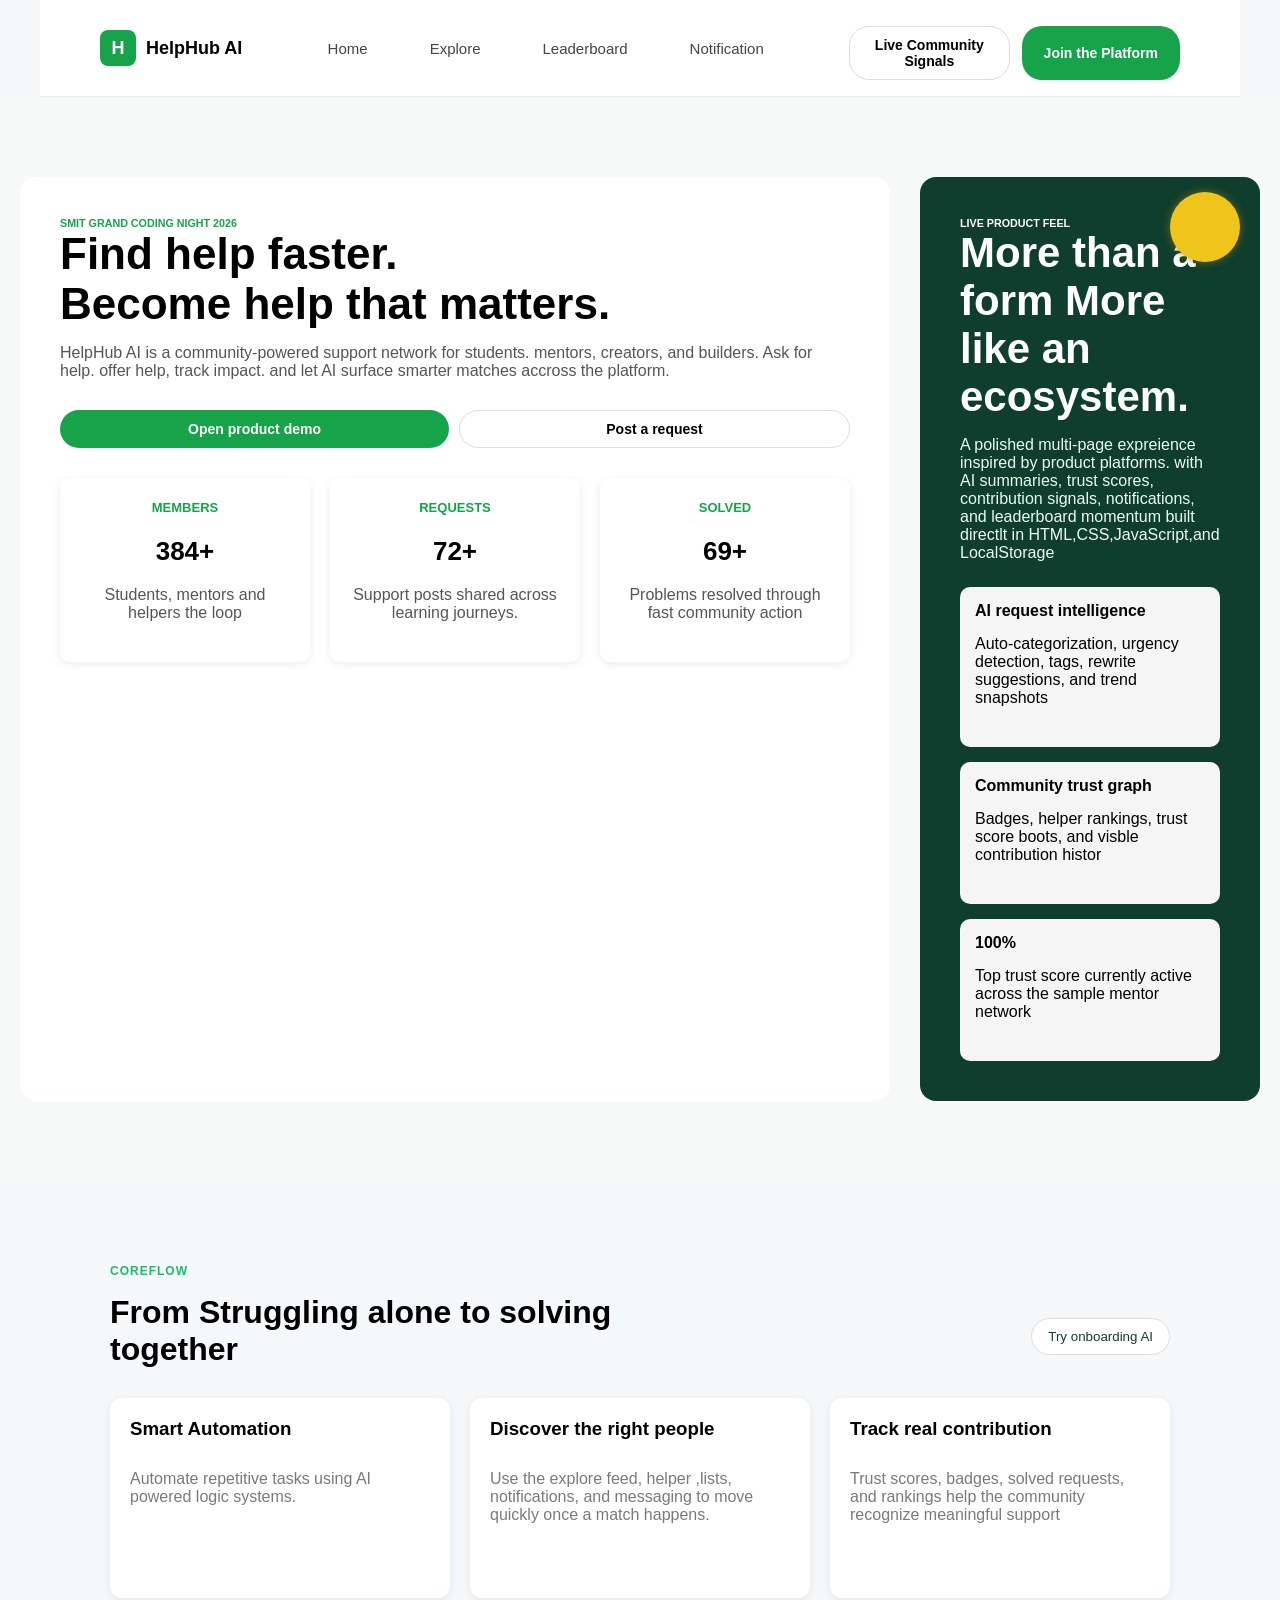
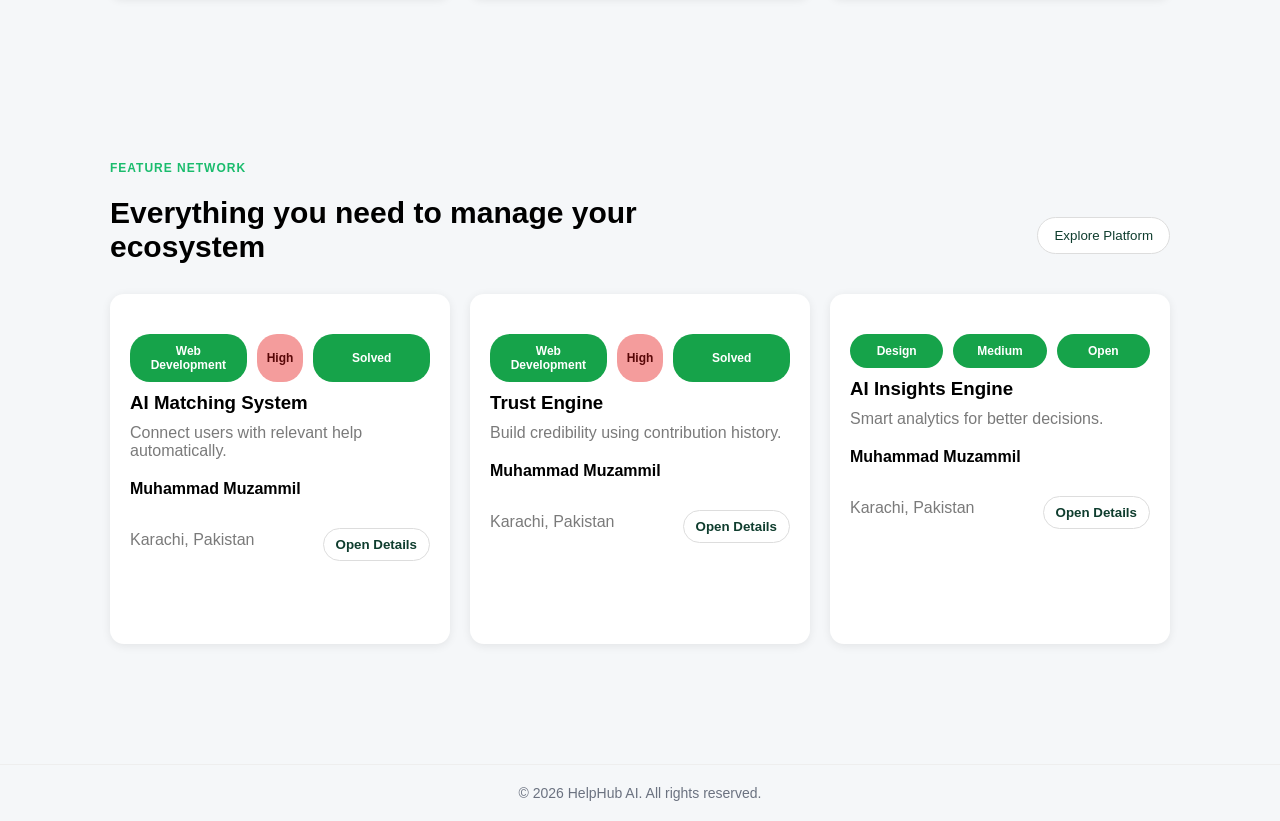
<file: index.html>
<!doctype html>
<html lang="en">
  <head>
    <meta charset="UTF-8" />
    <meta
      name="viewport"
      content="width=device-width, initial-scale=1.0, user-scalable=yes"
    />
    <title>HelpHub AI | Community Support Network</title>
    <link rel="stylesheet" href="./style/style.css" />
  </head>
  <body>
    <header class="navbar">
      <!-- Left Section -->
      <div class="logo">
        <div class="logo-icon">H</div>
        <span>HelpHub AI</span>
      </div>

      <!-- Center Section -->
      <nav class="nav-links">
        <a href="#">Home</a>
        <a href="./pages/explore.html">Explore</a>
        <a href="./pages/leaderbord.html">Leaderboard</a>
        <a href="./pages/notification.html">Notification</a>
      </nav>

      <!-- Right Section -->
      <div class="nav-buttons">
        <button class="btn-outline">Live Community Signals</button>
        <button class="btn-primary">Join the Platform</button>
      </div>
    </header>

    <section class="hero">
      <div class="hero-container">
        <!-- LEFT BOX -->
        <div class="hero-left">
          <h6>SMIT GRAND CODING NIGHT 2026</h6>
          <h1>
            Find help faster. <br />
            Become help that matters.
          </h1>
          <p>
            HelpHub AI is a community-powered support network for students.
            mentors, creators, and builders. Ask for help. offer help, track
            impact. and let AI surface smarter matches accross the platform.
          </p>

          <div class="hero-buttons">
            <button class="btn-primary">Open product demo</button>
            <button class="btn-outline">Post a request</button>
          </div>

          <!-- Stats -->
          <div class="stats">
            <div class="stat-box">
              <span class="stat-label">MEMBERS</span>
              <h2>384+</h2>
              <p>Students, mentors and helpers the loop</p>
            </div>

            <div class="stat-box">
              <span class="stat-label">REQUESTS</span>
              <h2>72+</h2>
              <p>Support posts shared across learning journeys.</p>
            </div>

            <div class="stat-box">
              <span class="stat-label">SOLVED</span>
              <h2>69+</h2>
              <p>Problems resolved through fast community action</p>
            </div>
          </div>
        </div>

        <!-- RIGHT BOX -->
        <div class="hero-right">
          <div class="yellow-bubble"></div>
          <h6>LIVE PRODUCT FEEL</h6>

          <h2>More than a form More like an ecosystem.</h2>

          <p>
            A polished multi-page expreience inspired by product platforms. with
            AI summaries, trust scores, contribution signals, notifications, and
            leaderboard momentum built directlt in HTML,CSS,JavaScript,and
            LocalStorage
          </p>

          <div class="insights">
            <div class="insight-box">
              <h4>AI request intelligence</h4>
              <p>
                Auto-categorization, urgency detection, tags, rewrite
                suggestions, and trend snapshots
              </p>
            </div>

            <div class="insight-box">
              <h4>Community trust graph</h4>
              <p>
                Badges, helper rankings, trust score boots, and visble
                contribution histor
              </p>
            </div>

            <div class="insight-box">
              <h4>100%</h4>
              <p>
                Top trust score currently active across the sample mentor
                network
              </p>
            </div>
          </div>
        </div>
      </div>
    </section>

    <section class="coreflow">
      <!-- Top Heading -->
      <span class="small-heading">COREFLOW</span>

      <!-- Title Row -->
      <div class="coreflow-header">
        <h1>From Struggling alone to solving together</h1>
        <button class="coreflow-btn">Try onboarding AI</button>
      </div>

      <!-- Cards -->
      <div class="coreflow-cards">
        <div class="core-card">
          <h3>Smart Automation</h3>
          <p>Automate repetitive tasks using AI powered logic systems.</p>
        </div>

        <div class="core-card">
          <h3>Discover the right people</h3>
          <p>
            Use the explore feed, helper ,lists, notifications, and messaging to
            move quickly once a match happens.
          </p>
        </div>

        <div class="core-card">
          <h3>Track real contribution</h3>
          <p>
            Trust scores, badges, solved requests, and rankings help the
            community recognize meaningful support
          </p>
        </div>
      </div>
    </section>

    <section class="feature-section">
      <span class="small-heading">FEATURE NETWORK</span>

      <div class="feature-top">
        <h1>Everything you need to manage your ecosystem</h1>
        <button class="coreflow-btn">Explore Platform</button>
      </div>

      <div class="feature-cards">
        <div class="feature-card">
          <div class="btn-row">
            <button class="green-btn">Web Development</button>
            <button class="red-btn">High</button>
            <button class="green-btn">Solved</button>
          </div>

          <h3>AI Matching System</h3>
          <p>Connect users with relevant help automatically.</p>

          <h4 class="name">Muhammad Muzammil</h4>

          <div class="bottom-row">
            <span class="address">Karachi, Pakistan</span>
            <button class="detail-btn">Open Details</button>
          </div>
        </div>

        <div class="feature-card">
          <div class="btn-row">
            <button class="green-btn">Web Development</button>
            <button class="red-btn">High</button>
            <button class="green-btn">Solved</button>
          </div>

          <h3>Trust Engine</h3>
          <p>Build credibility using contribution history.</p>

          <h4 class="name">Muhammad Muzammil</h4>

          <div class="bottom-row">
            <span class="address">Karachi, Pakistan</span>
            <button class="detail-btn">Open Details</button>
          </div>
        </div>

        <div class="feature-card">
          <div class="btn-row">
            <button class="green-btn">Design</button>
            <button class="green-btn">Medium</button>
            <button class="green-btn">Open</button>
          </div>

          <h3>AI Insights Engine</h3>
          <p>Smart analytics for better decisions.</p>

          <h4 class="name">Muhammad Muzammil</h4>

          <div class="bottom-row">
            <span class="address">Karachi, Pakistan</span>
            <button class="detail-btn">Open Details</button>
          </div>
        </div>
      </div>
    </section>

    <footer class="footer">
      <p>© 2026 HelpHub AI. All rights reserved.</p>
    </footer>
  </body>
</html>
</file>
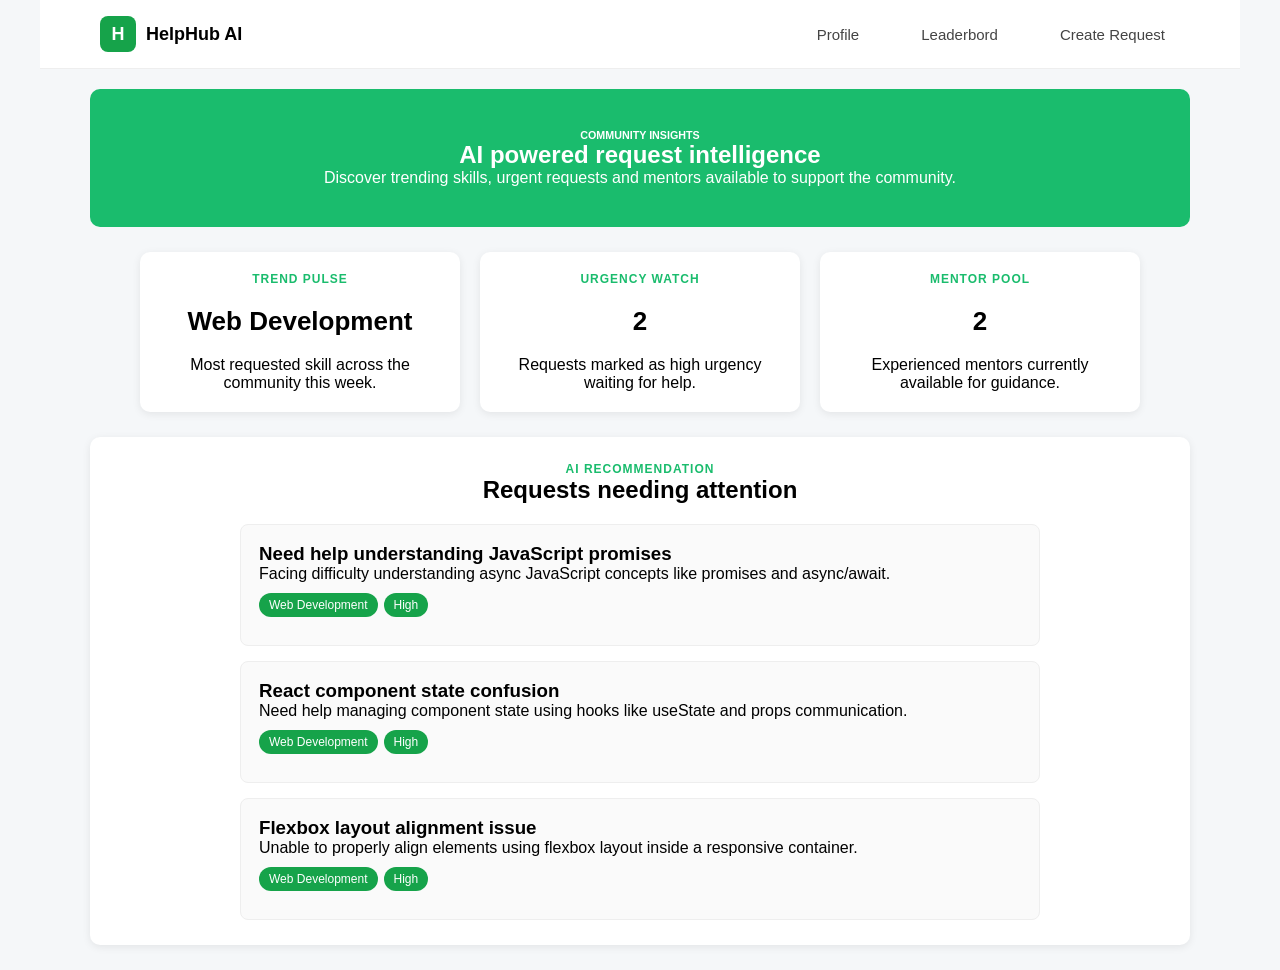
<file: pages/aiCenter.html>
<!DOCTYPE html>
<html lang="en">
<head>
<meta charset="UTF-8">
<meta name="viewport" content="width=device-width, initial-scale=1.0">
<title>AI Insights</title>
<link rel="stylesheet" href="../style/style.css">
</head>

<body>

<!-- NAVBAR -->
<header class="navbar">

  <div class="logo">
    <div class="logo-icon">H</div>
    <span>HelpHub AI</span>
  </div>

  <nav class="nav-links">
    <a href="./profile.html">Profile</a>
    <a href="./leaderbord.html">Leaderbord</a>
    <a href="./createRequest.html">Create Request</a>
  </nav>

</header>


<!-- GREEN HERO BOX -->

<section class="hero-green">

<h6>COMMUNITY INSIGHTS</h6>

<h1>AI powered request intelligence</h1>

<p>
Discover trending skills, urgent requests and mentors available
to support the community.
</p>

</section>



<!-- 3 SMALL BOXES -->

<section class="stats-container">

<div class="stat-box">

<p class="small-heading">TREND PULSE</p>

<h2>Web Development</h2>

<p>Most requested skill across the community this week.</p>

</div>


<div class="stat-box">

<p class="small-heading">URGENCY WATCH</p>

<h2>2</h2>

<p>Requests marked as high urgency waiting for help.</p>

</div>


<div class="stat-box">

<p class="small-heading">MENTOR POOL</p>

<h2>2</h2>

<p>Experienced mentors currently available for guidance.</p>

</div>

</section>



<!-- AI RECOMMENDATION -->

<section class="ai-box">

<p class="small-heading">AI RECOMMENDATION</p>

<h2>Requests needing attention</h2>


<div class="request-list">


<div class="request-card">

<h3>Need help understanding JavaScript promises</h3>

<p>
Facing difficulty understanding async JavaScript
concepts like promises and async/await.
</p>

<div class="tags">

<span class="tag">Web Development</span>
<span class="tag">High</span>

</div>

</div>



<div class="request-card">

<h3>React component state confusion</h3>

<p>
Need help managing component state using hooks
like useState and props communication.
</p>

<div class="tags">

<span class="tag">Web Development</span>
<span class="tag">High</span>

</div>

</div>



<div class="request-card">

<h3>Flexbox layout alignment issue</h3>

<p>
Unable to properly align elements using flexbox
layout inside a responsive container.
</p>

<div class="tags">

<span class="tag">Web Development</span>
<span class="tag">High</span>

</div>

</div>


</div>

</section>


</body>
</html>
</file>
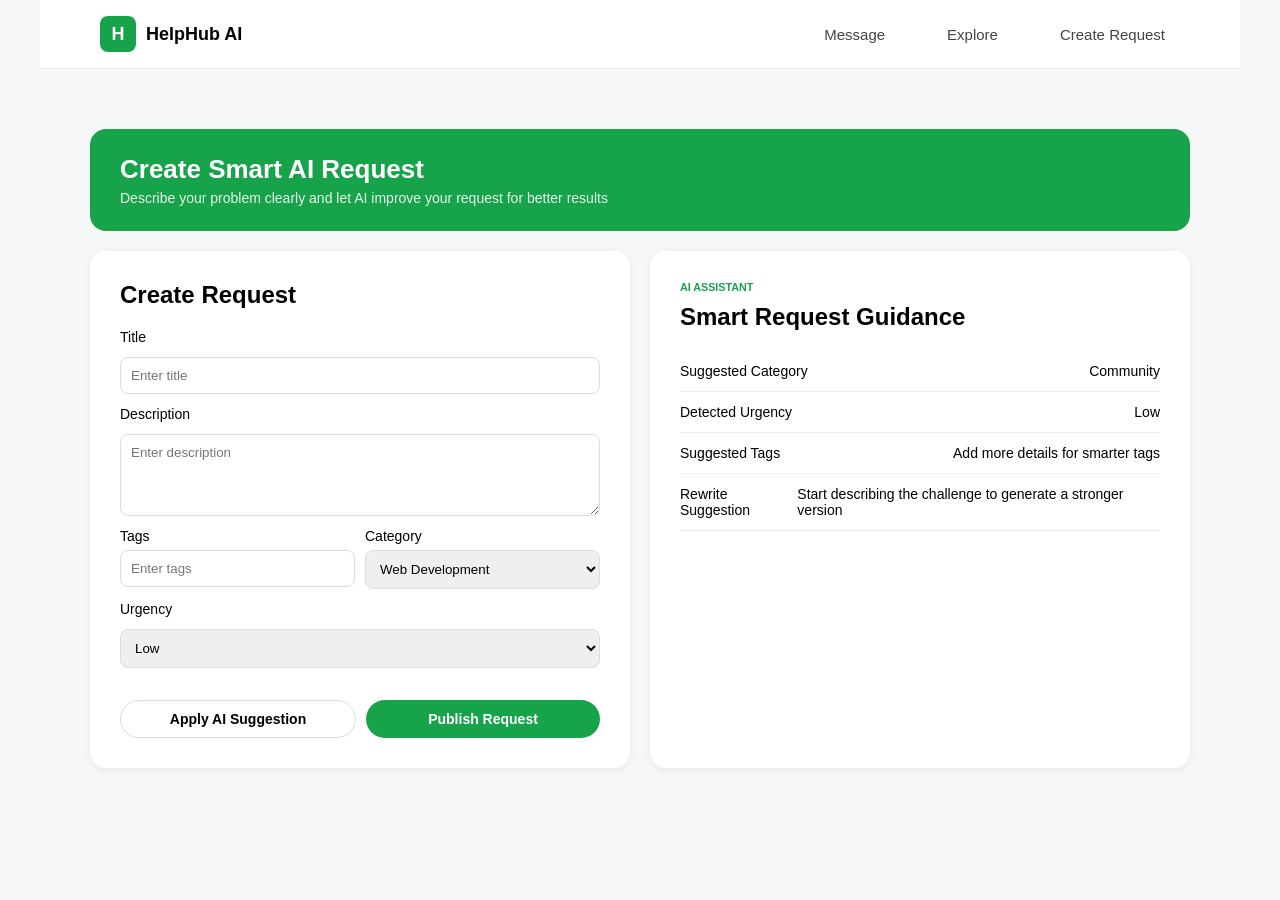
<file: pages/createRequest.html>
<!DOCTYPE html>
<html lang="en">
<head>
    <meta charset="UTF-8">
    <meta name="viewport" content="width=device-width, initial-scale=1.0">
    <title>Create Request</title>
    <link rel="stylesheet" href="../style/style.css">
</head>
<body>
    <header class="navbar">

  <div class="logo">
    <div class="logo-icon">H</div>
    <span>HelpHub AI</span>
  </div>

  <nav class="nav-links">
    <a href="./message.html">Message</a>
    <a href="./explore.html">Explore</a>
    <a href="#">Create Request</a>
  </nav>

</header>

<section class="request-section">
    <div class="request-top-card">

  <h2>Create Smart AI Request</h2>
  <p>Describe your problem clearly and let AI improve your request for better results</p>

</div>

  <div class="request-container">

    <!-- LEFT BOX (FORM) -->
    <div class="request-left">

      <h2>Create Request</h2>

      <form>

        <label>Title</label>
        <input type="text" placeholder="Enter title">

        <label>Description</label>
        <textarea rows="4" placeholder="Enter description"></textarea>

        <div class="row">
          <div>
            <label>Tags</label>
            <input type="text" placeholder="Enter tags">
          </div>

          <div>
            <label>Category</label>
            <select>
              <option>Web Development</option>
              <option>AI</option>
              <option>Design</option>
            </select>
          </div>
        </div>

        <label>Urgency</label>
        <select>
          <option>Low</option>
          <option>Medium</option>
          <option>High</option>
        </select>

        <div class="btn-row">
          <button class="btn-outline" type="button">Apply AI Suggestion</button>
          <button class="btn-primary" type="submit">Publish Request</button>
        </div>

      </form>

    </div>

    <!-- RIGHT BOX (AI ASSISTANT) -->
    <div class="request-right">

      <h6>AI ASSISTANT</h6>

      <h2>Smart Request Guidance</h2>

      <div class="ai-row">
        <span>Suggested Category</span>
        <span>Community</span>
      </div>

      <div class="ai-row">
        <span>Detected Urgency</span>
        <span>Low</span>
      </div>

      <div class="ai-row">
        <span>Suggested Tags</span>
        <span>Add more details for smarter tags</span>
      </div>

      <div class="ai-row">
        <span>Rewrite Suggestion</span>
        <span>Start describing the challenge to generate a stronger version</span>
      </div>

    </div>

  </div>

</section>


</body>
</html>
</file>
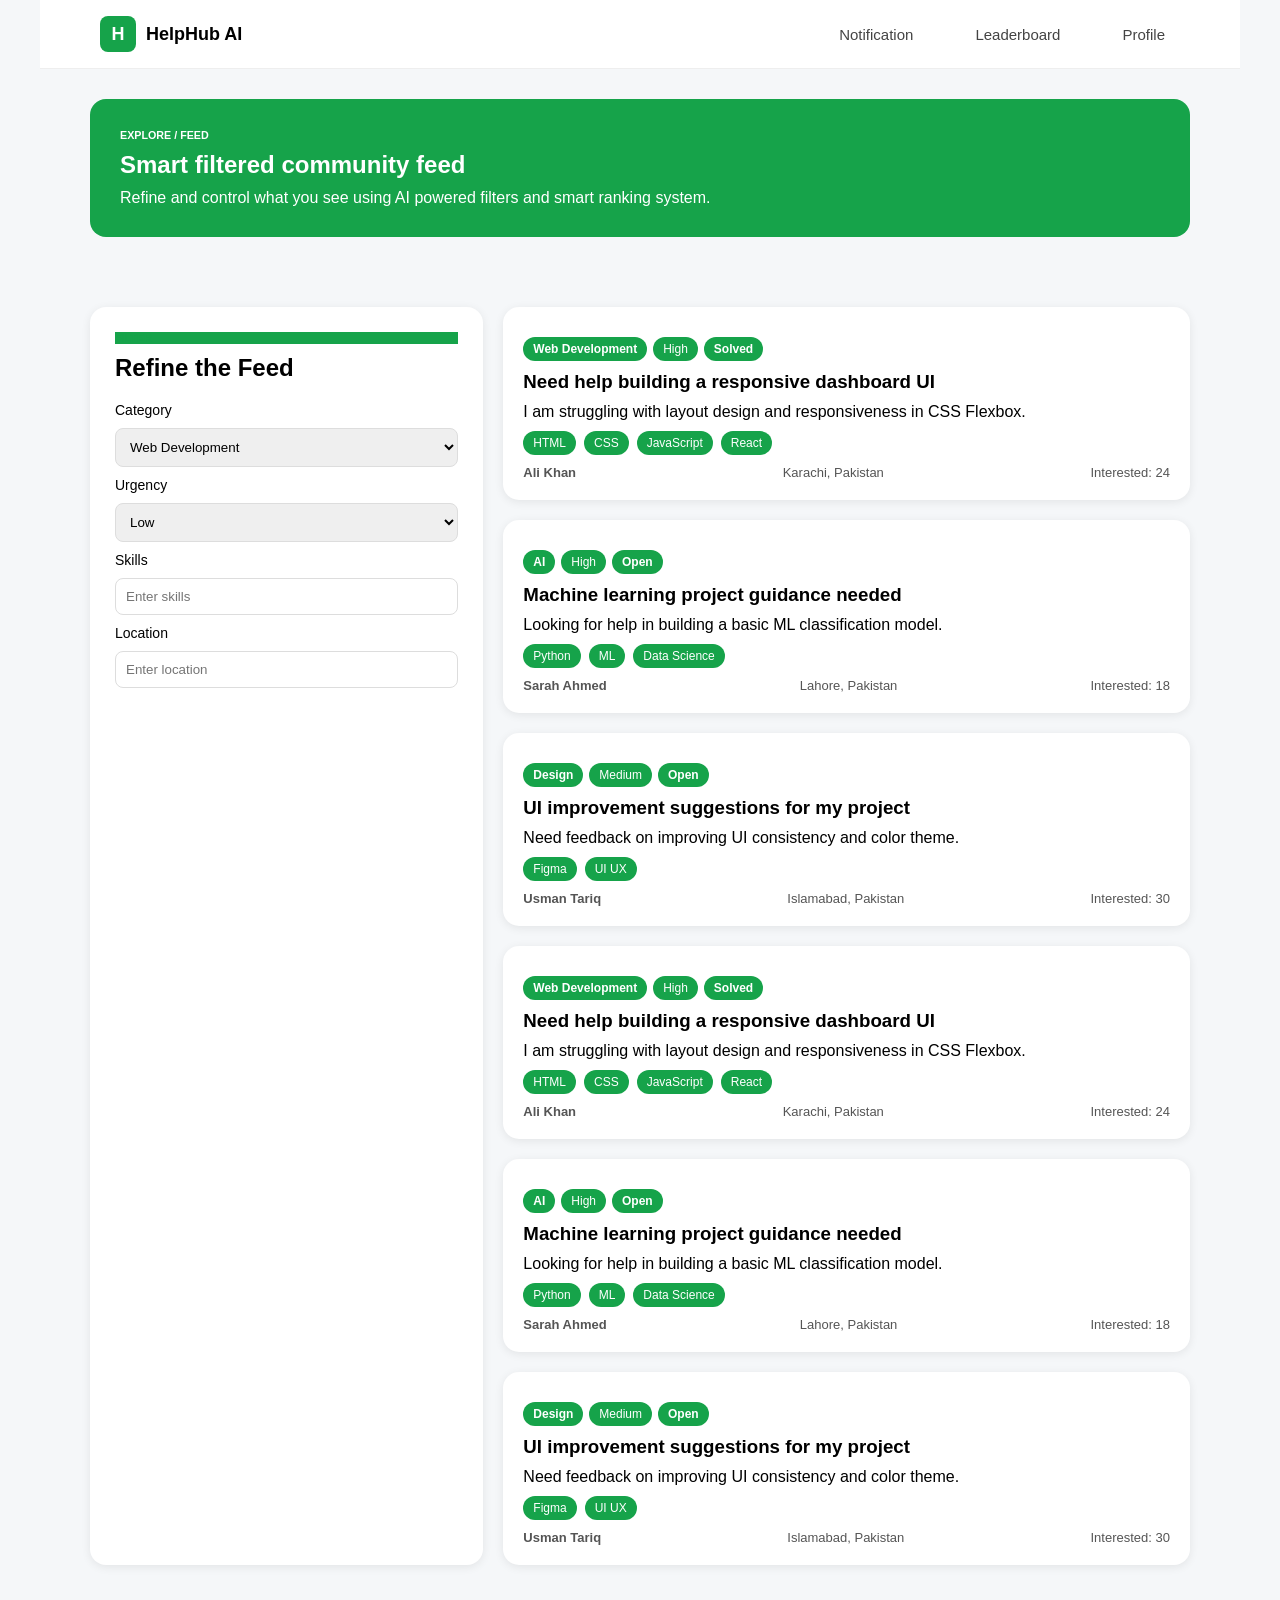
<file: pages/explore.html>
<!DOCTYPE html>
<html lang="en">
<head>
    <meta charset="UTF-8">
    <meta name="viewport" content="width=device-width, initial-scale=1.0">
    <title>Explore</title>
    <link rel="stylesheet" href="../style/style.css">
</head>
<body>

    <header class="navbar">

  <div class="logo">
    <div class="logo-icon">H</div>
    <span>HelpHub AI</span>
  </div>

  <nav class="nav-links">
    <a href="./notification.html">Notification</a>
    <a href="./leaderbord.html">Leaderboard</a>
    <a href="./profile.html">Profile</a>
  </nav>

</header>

<section class="feed-top">

  <h6>EXPLORE / FEED</h6>

  <h1>Smart filtered community feed</h1>

  <p>Refine and control what you see using AI powered filters and smart ranking system.</p>

</section>

<section class="feed-section">

  <div class="feed-container">

    <!-- LEFT FILTER BOX -->
    <div class="filter-box">

      <h6 class="green">FILTER</h6>

      <h2>Refine the Feed</h2>

      <label>Category</label>
      <select>
        <option>Web Development</option>
        <option>AI</option>
        <option>Design</option>
      </select>

      <label>Urgency</label>
      <select>
        <option>Low</option>
        <option>Medium</option>
        <option>High</option>
      </select>

      <label>Skills</label>
      <input type="text" placeholder="Enter skills">

      <label>Location</label>
      <input type="text" placeholder="Enter location">

    </div>

    <!-- RIGHT FEED BOX -->
    <div class="feed-box">

      <!-- CARD 1 -->
      <div class="feed-card">

        <div class="tags">
          <span class="green">Web Development</span>
          <span class="red">High</span>
          <span class="green">Solved</span>
        </div>

        <h3>Need help building a responsive dashboard UI</h3>

        <p>
          I am struggling with layout design and responsiveness in CSS Flexbox.
        </p>

        <div class="skills">
          <span>HTML</span>
          <span>CSS</span>
          <span>JavaScript</span>
          <span>React</span>
        </div>

        <div class="bottom">
          <h4>Ali Khan</h4>
          <span>Karachi, Pakistan</span>
          <span>Interested: 24</span>
        </div>

      </div>

      <!-- CARD 2 -->
      <div class="feed-card">

        <div class="tags">
          <span class="green">AI</span>
          <span class="red">High</span>
          <span class="green">Open</span>
        </div>

        <h3>Machine learning project guidance needed</h3>

        <p>
          Looking for help in building a basic ML classification model.
        </p>

        <div class="skills">
          <span>Python</span>
          <span>ML</span>
          <span>Data Science</span>
        </div>

        <div class="bottom">
          <h4>Sarah Ahmed</h4>
          <span>Lahore, Pakistan</span>
          <span>Interested: 18</span>
        </div>

      </div>

      <!-- CARD 3 -->
      <div class="feed-card">

        <div class="tags">
          <span class="green">Design</span>
          <span class="red">Medium</span>
          <span class="green">Open</span>
        </div>

        <h3>UI improvement suggestions for my project</h3>

        <p>
          Need feedback on improving UI consistency and color theme.
        </p>

        <div class="skills">
          <span>Figma</span>
          <span>UI UX</span>
        </div>

        <div class="bottom">
          <h4>Usman Tariq</h4>
          <span>Islamabad, Pakistan</span>
          <span>Interested: 30</span>
        </div>

      </div>
      <!-- CARD 1 -->
      <div class="feed-card">

        <div class="tags">
          <span class="green">Web Development</span>
          <span class="red">High</span>
          <span class="green">Solved</span>
        </div>

        <h3>Need help building a responsive dashboard UI</h3>

        <p>
          I am struggling with layout design and responsiveness in CSS Flexbox.
        </p>

        <div class="skills">
          <span>HTML</span>
          <span>CSS</span>
          <span>JavaScript</span>
          <span>React</span>
        </div>

        <div class="bottom">
          <h4>Ali Khan</h4>
          <span>Karachi, Pakistan</span>
          <span>Interested: 24</span>
        </div>

      </div>

      <!-- CARD 2 -->
      <div class="feed-card">

        <div class="tags">
          <span class="green">AI</span>
          <span class="red">High</span>
          <span class="green">Open</span>
        </div>

        <h3>Machine learning project guidance needed</h3>

        <p>
          Looking for help in building a basic ML classification model.
        </p>

        <div class="skills">
          <span>Python</span>
          <span>ML</span>
          <span>Data Science</span>
        </div>

        <div class="bottom">
          <h4>Sarah Ahmed</h4>
          <span>Lahore, Pakistan</span>
          <span>Interested: 18</span>
        </div>

      </div>

      <!-- CARD 3 -->
      <div class="feed-card">

        <div class="tags">
          <span class="green">Design</span>
          <span class="red">Medium</span>
          <span class="green">Open</span>
        </div>

        <h3>UI improvement suggestions for my project</h3>

        <p>
          Need feedback on improving UI consistency and color theme.
        </p>

        <div class="skills">
          <span>Figma</span>
          <span>UI UX</span>
        </div>

        <div class="bottom">
          <h4>Usman Tariq</h4>
          <span>Islamabad, Pakistan</span>
          <span>Interested: 30</span>
        </div>

      </div>

    </div>

  </div>

</section>
    
</body>
</html>
</file>
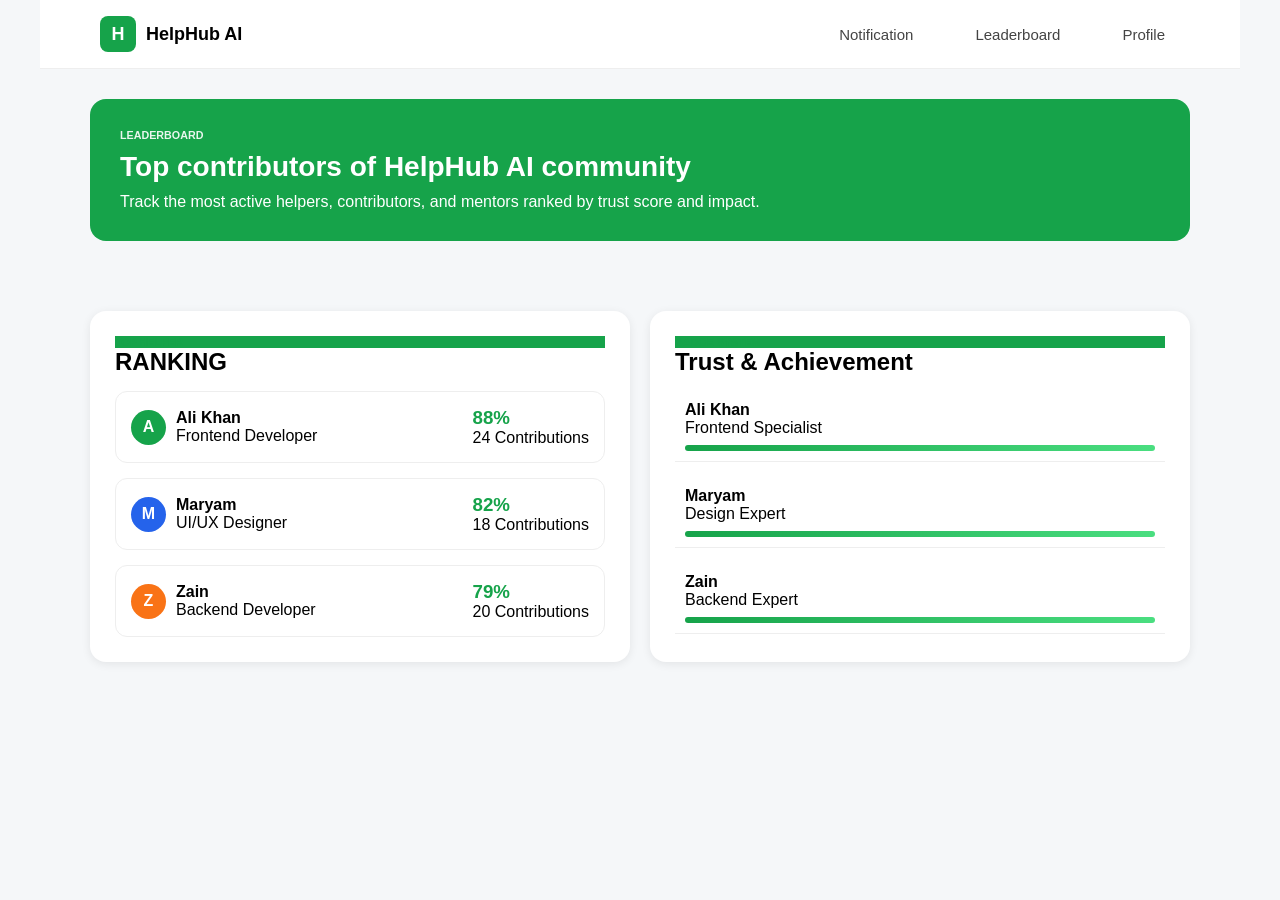
<file: pages/leaderbord.html>
<!DOCTYPE html>
<html lang="en">
<head>
    <meta charset="UTF-8">
    <meta name="viewport" content="width=device-width, initial-scale=1.0">
    <title>Leaderboard</title>
    <link rel="stylesheet" href="../style/style.css">
</head>
<body>
    <header class="navbar">

  <div class="logo">
    <div class="logo-icon">H</div>
    <span>HelpHub AI</span>
  </div>

  <nav class="nav-links">
    <a href="./notification.html">Notification</a>
    <a href="./leaderbord.html">Leaderboard</a>
    <a href="./profile.html">Profile</a>
  </nav>

</header>
<section class="leaderboard-top">

  <h6>LEADERBOARD</h6>

  <h1>Top contributors of HelpHub AI community</h1>

  <p>
    Track the most active helpers, contributors, and mentors ranked by trust score and impact.
  </p>

</section>

<section class="leaderboard-section">

  <div class="leaderboard-container">

    <!-- LEFT BOX -->
    <div class="box">

      <h6 class="green">TOP HELPER</h6>

      <h2>RANKING</h2>

      <!-- USER 1 -->
      <div class="user-card">

        <div class="left">
          <div class="avatar a1">A</div>

          <div>
            <h4>Ali Khan</h4>
            <p>Frontend Developer</p>
          </div>
        </div>

        <div class="right">
          <h3>88%</h3>
          <p>24 Contributions</p>
        </div>

      </div>

      <!-- USER 2 -->
      <div class="user-card">

        <div class="left">
          <div class="avatar a2">M</div>

          <div>
            <h4>Maryam</h4>
            <p>UI/UX Designer</p>
          </div>
        </div>

        <div class="right">
          <h3>82%</h3>
          <p>18 Contributions</p>
        </div>

      </div>

      <!-- USER 3 -->
      <div class="user-card">

        <div class="left">
          <div class="avatar a3">Z</div>

          <div>
            <h4>Zain</h4>
            <p>Backend Developer</p>
          </div>
        </div>

        <div class="right">
          <h3>79%</h3>
          <p>20 Contributions</p>
        </div>

      </div>

    </div>

    <!-- RIGHT BOX -->
    <div class="box">

      <h6 class="green">BADGE SYSTEM</h6>

      <h2>Trust & Achievement</h2>

      <!-- USERS -->
      <div class="badge-user">
        <h4>Ali Khan</h4>
        <p>Frontend Specialist</p>
        <div class="bar"></div>
      </div>

      <div class="badge-user">
        <h4>Maryam</h4>
        <p>Design Expert</p>
        <div class="bar"></div>
      </div>

      <div class="badge-user">
        <h4>Zain</h4>
        <p>Backend Expert</p>
        <div class="bar"></div>
      </div>

    </div>

  </div>

</section>
    
</body>
</html>
</file>
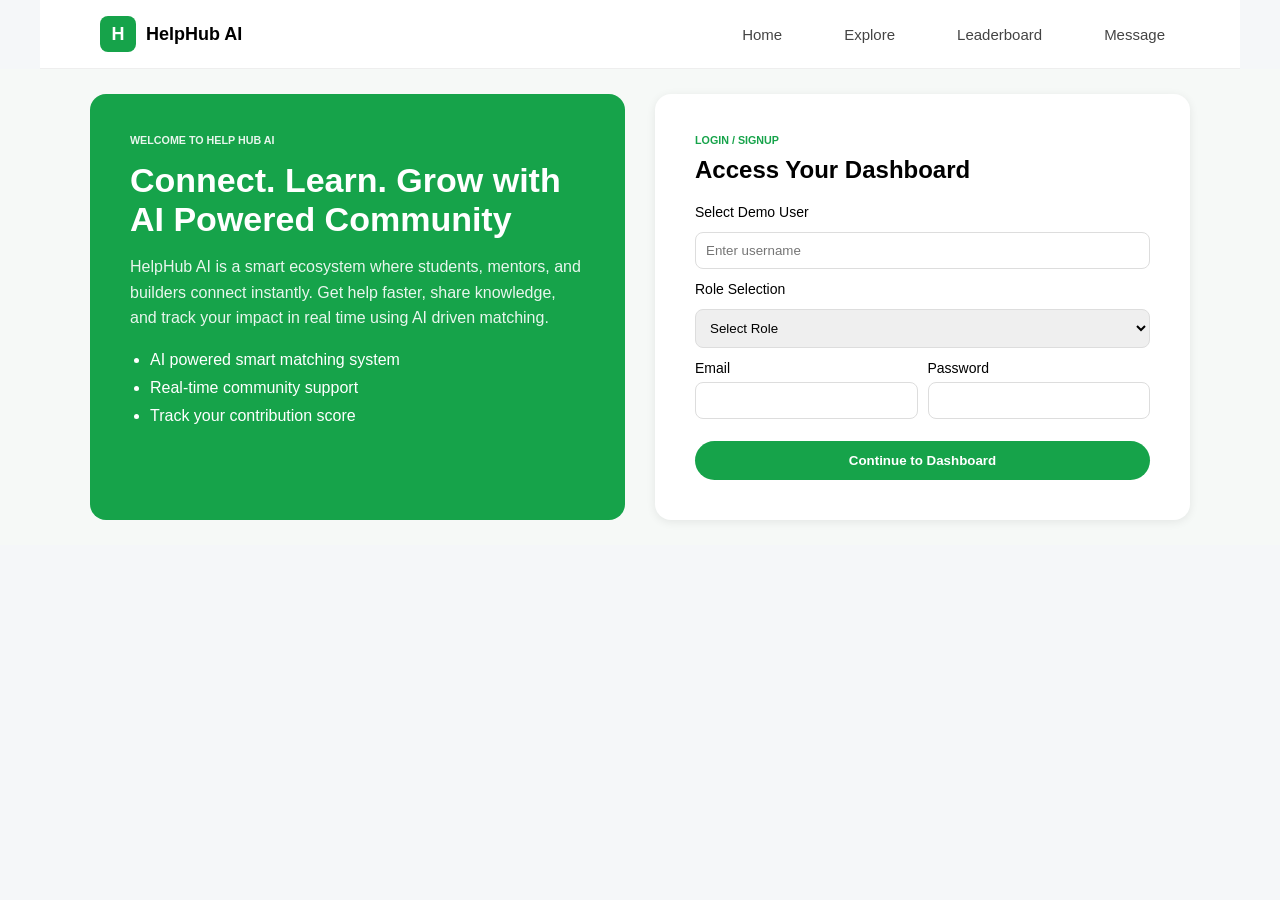
<file: pages/loginform.html>
<!DOCTYPE html>
<html lang="en">
<head>
    <meta charset="UTF-8">
    <meta name="viewport" content="width=device-width, initial-scale=1.0">
    <title>Login Form</title>
    <link rel="stylesheet" href="../style/style.css">
</head>
<body>
    <header class="navbar">

  <div class="logo">
    <div class="logo-icon">H</div>
    <span>HelpHub AI</span>
  </div>

  <nav class="nav-links">
    <a href="../index.html">Home</a>
    <a href="./explore.html">Explore</a>
    <a href="./leaderbord.html">Leaderboard</a>
    <a href="./message.html">Message</a>
  </nav>

</header>
<section class="auth-section">

  <div class="auth-container">

    <!-- LEFT BOX -->
    <div class="auth-left">

      <h6>WELCOME TO HELP HUB AI</h6>

      <h1>Connect. Learn. Grow with AI Powered Community</h1>

      <p>
        HelpHub AI is a smart ecosystem where students, mentors, and builders
        connect instantly. Get help faster, share knowledge, and track your impact
        in real time using AI driven matching.
      </p>

      <ul>
        <li>AI powered smart matching system</li>
        <li>Real-time community support</li>
        <li>Track your contribution score</li>
      </ul>

    </div>

    <!-- RIGHT BOX (FORM) -->
    <div class="auth-right">

      <h6 class="auth-title">LOGIN / SIGNUP</h6>

      <h2>Access Your Dashboard</h2>

      <form id="authForm">

        <label>Select Demo User</label>
        <input type="text" id="username" placeholder="Enter username" required>

        <label>Role Selection</label>
        <select id="role" required>
          <option value="">Select Role</option>
          <option value="student">Student</option>
          <option value="mentor">Mentor</option>
          <option value="admin">Admin</option>
        </select>

        <div class="row">
          <div>
            <label>Email</label>
            <input type="email" id="email" required>
          </div>

          <div>
            <label>Password</label>
            <input type="password" id="password" required>
          </div>
        </div>

        <button type="submit">Continue to Dashboard</button>

      </form>

    </div>

  </div>

</section>
</body>
</html>
</file>
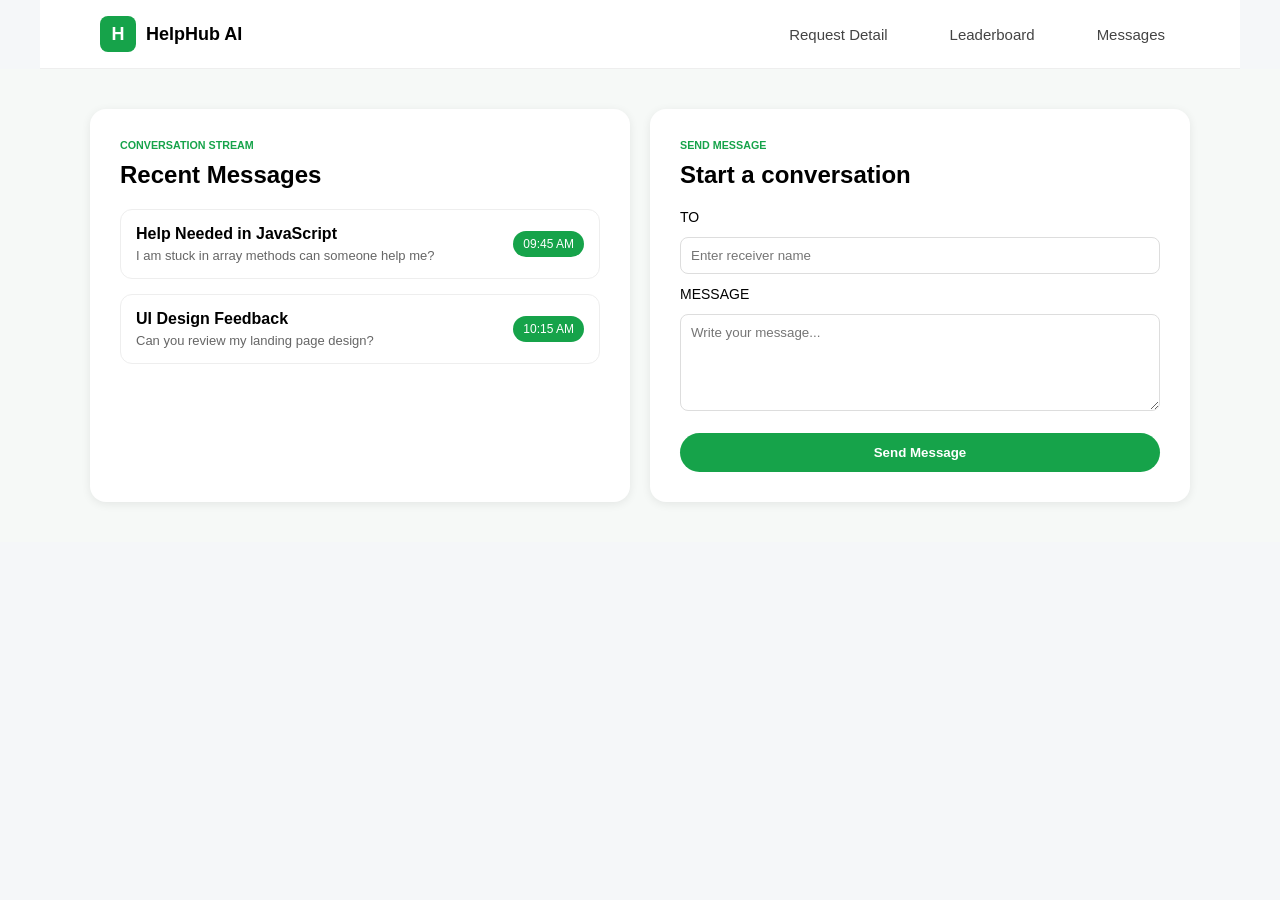
<file: pages/message.html>
<!DOCTYPE html>
<html lang="en">
<head>
    <meta charset="UTF-8">
    <meta name="viewport" content="width=device-width, initial-scale=1.0">
    <title>Message</title>
    <link rel="stylesheet" href="../style/style.css">
</head>
<body>
    <header class="navbar">

  <div class="logo">
    <div class="logo-icon">H</div>
    <span>HelpHub AI</span>
  </div>

  <nav class="nav-links">
    <a href="./requestDeatil.html">Request Detail</a>
    <a href="./leaderbord.html">Leaderboard</a>
    <a href="./message.html">Messages</a>
  </nav>

</header>
<section class="message-section">

  <div class="message-container">

    <!-- LEFT BOX -->
    <div class="msg-left">

      <h6>CONVERSATION STREAM</h6>

      <h2>Recent Messages</h2>

      <!-- MESSAGE BOX 1 -->
      <div class="msg-card">

        <div class="msg-content">
          <h3>Help Needed in JavaScript</h3>
          <p>I am stuck in array methods can someone help me?</p>
        </div>

        <div class="msg-time">
          09:45 AM
        </div>

      </div>

      <!-- MESSAGE BOX 2 -->
      <div class="msg-card">

        <div class="msg-content">
          <h3>UI Design Feedback</h3>
          <p>Can you review my landing page design?</p>
        </div>

        <div class="msg-time">
          10:15 AM
        </div>

      </div>

    </div>

    <!-- RIGHT BOX -->
    <div class="msg-right">

      <h6>SEND MESSAGE</h6>

      <h2>Start a conversation</h2>

      <form>

        <label>TO</label>
        <input type="text" placeholder="Enter receiver name">

        <label>MESSAGE</label>
        <textarea rows="5" placeholder="Write your message..."></textarea>

        <button type="submit">Send Message</button>

      </form>

    </div>

  </div>

</section>
</body>
</html>
</file>
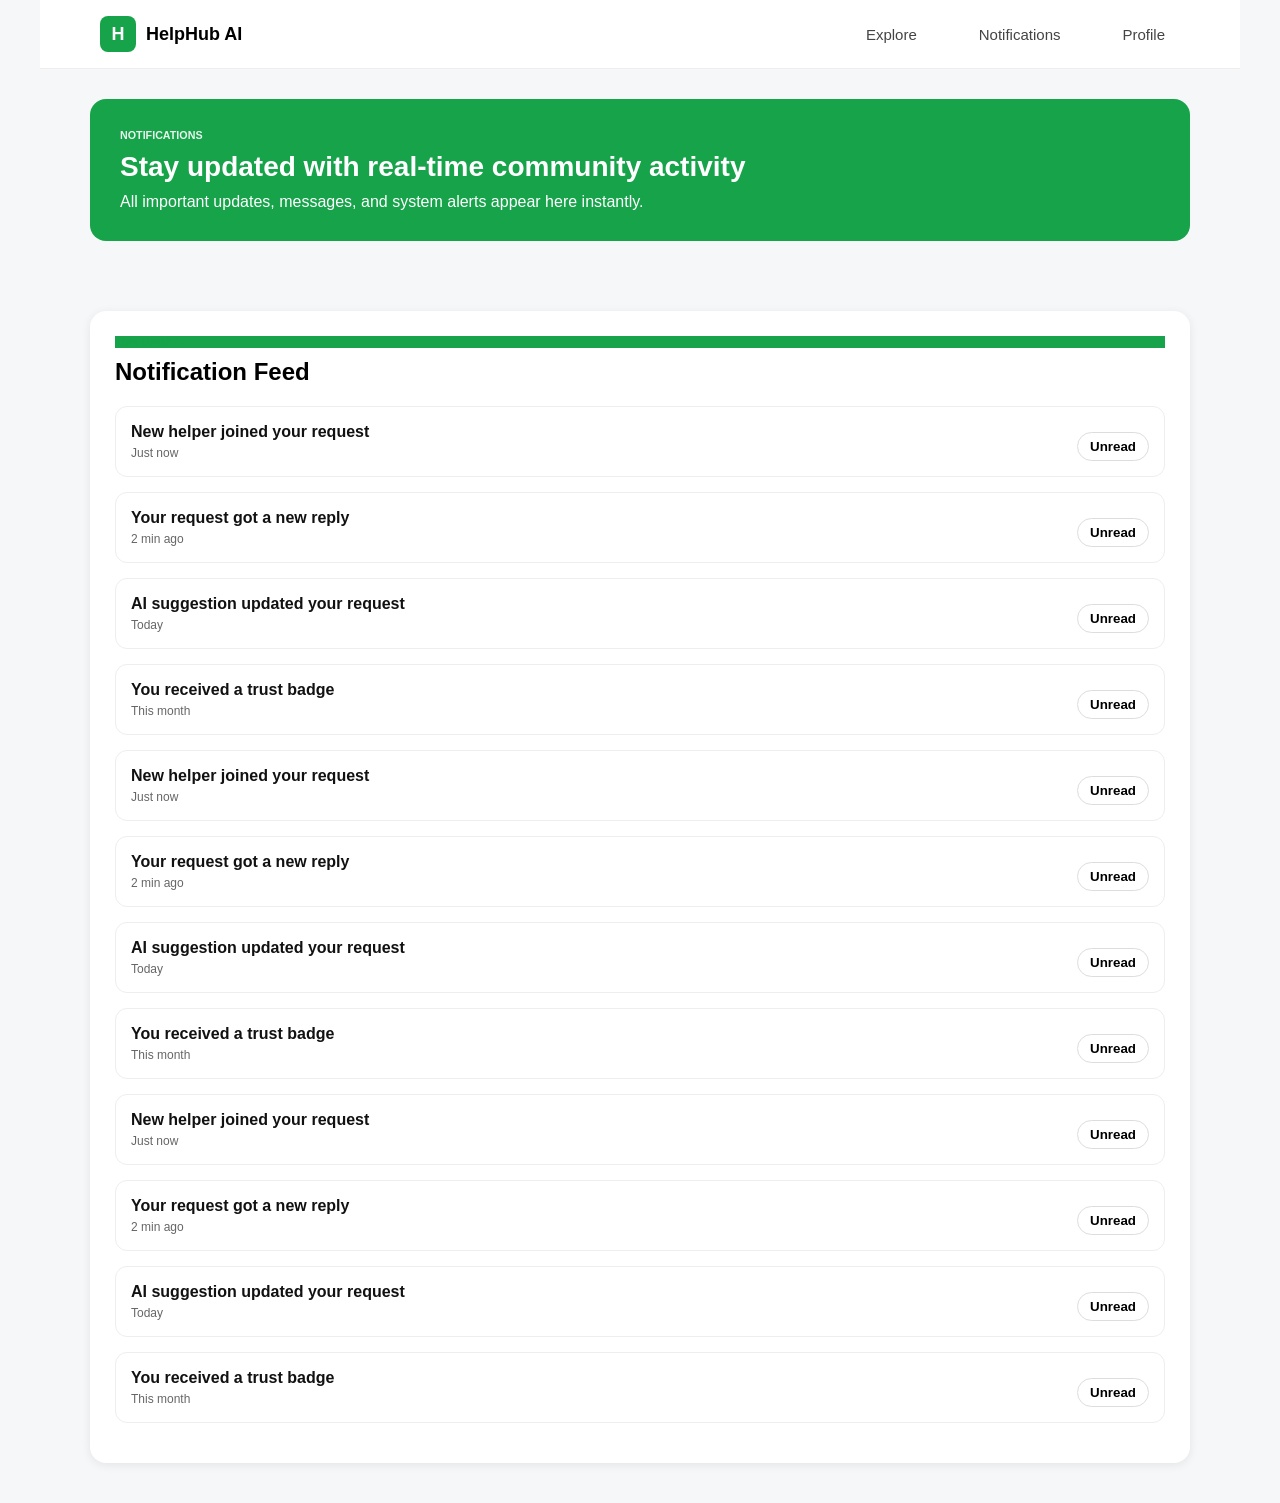
<file: pages/notification.html>
<!doctype html>
<html lang="en">
  <head>
    <meta charset="UTF-8" />
    <meta name="viewport" content="width=device-width, initial-scale=1.0" />
    <title>Notification</title>
    <link rel="stylesheet" href="../style/style.css " />
  </head>
  <body>
    <header class="navbar">
      <div class="logo">
        <div class="logo-icon">H</div>
        <span>HelpHub AI</span>
      </div>

      <nav class="nav-links">
        <a href="./explore.html">Explore</a>
        <a href="./notification.html">Notifications</a>
        <a href="./profile.html">Profile</a>
      </nav>
    </header>
    <section class="notif-top">
      <h6>NOTIFICATIONS</h6>

      <h1>Stay updated with real-time community activity</h1>

      <p>
        All important updates, messages, and system alerts appear here
        instantly.
      </p>
    </section>
    <section class="notif-section">
      <div class="notif-container">
        <h6 class="green">LIVE UPDATE</h6>

        <h2>Notification Feed</h2>

        <!-- NOTIFICATION ITEM 1 -->
        <div class="notif-card">
          <div class="left">
            <h4>New helper joined your request</h4>
            <p>Just now</p>
          </div>

          <button>Unread</button>
        </div>

        <!-- NOTIFICATION ITEM 2 -->
        <div class="notif-card">
          <div class="left">
            <h4>Your request got a new reply</h4>
            <p>2 min ago</p>
          </div>

          <button>Unread</button>
        </div>

        <!-- NOTIFICATION ITEM 3 -->
        <div class="notif-card">
          <div class="left">
            <h4>AI suggestion updated your request</h4>
            <p>Today</p>
          </div>

          <button>Unread</button>
        </div>

        <!-- NOTIFICATION ITEM 4 -->
        <div class="notif-card">
          <div class="left">
            <h4>You received a trust badge</h4>
            <p>This month</p>
          </div>

          <button>Unread</button>
        </div>
        <div class="notif-card">
          <div class="left">
            <h4>New helper joined your request</h4>
            <p>Just now</p>
          </div>

          <button>Unread</button>
        </div>

        <!-- NOTIFICATION ITEM 2 -->
        <div class="notif-card">
          <div class="left">
            <h4>Your request got a new reply</h4>
            <p>2 min ago</p>
          </div>

          <button>Unread</button>
        </div>

        <!-- NOTIFICATION ITEM 3 -->
        <div class="notif-card">
          <div class="left">
            <h4>AI suggestion updated your request</h4>
            <p>Today</p>
          </div>

          <button>Unread</button>
        </div>

        <!-- NOTIFICATION ITEM 4 -->
        <div class="notif-card">
          <div class="left">
            <h4>You received a trust badge</h4>
            <p>This month</p>
          </div>

          <button>Unread</button>
        </div>
        <div class="notif-card">
          <div class="left">
            <h4>New helper joined your request</h4>
            <p>Just now</p>
          </div>

          <button>Unread</button>
        </div>

        <!-- NOTIFICATION ITEM 2 -->
        <div class="notif-card">
          <div class="left">
            <h4>Your request got a new reply</h4>
            <p>2 min ago</p>
          </div>

          <button>Unread</button>
        </div>

        <!-- NOTIFICATION ITEM 3 -->
        <div class="notif-card">
          <div class="left">
            <h4>AI suggestion updated your request</h4>
            <p>Today</p>
          </div>

          <button>Unread</button>
        </div>

        <!-- NOTIFICATION ITEM 4 -->
        <div class="notif-card">
          <div class="left">
            <h4>You received a trust badge</h4>
            <p>This month</p>
          </div>

          <button>Unread</button>
        </div>
      </div>
    </section>
  </body>
</html>
</file>
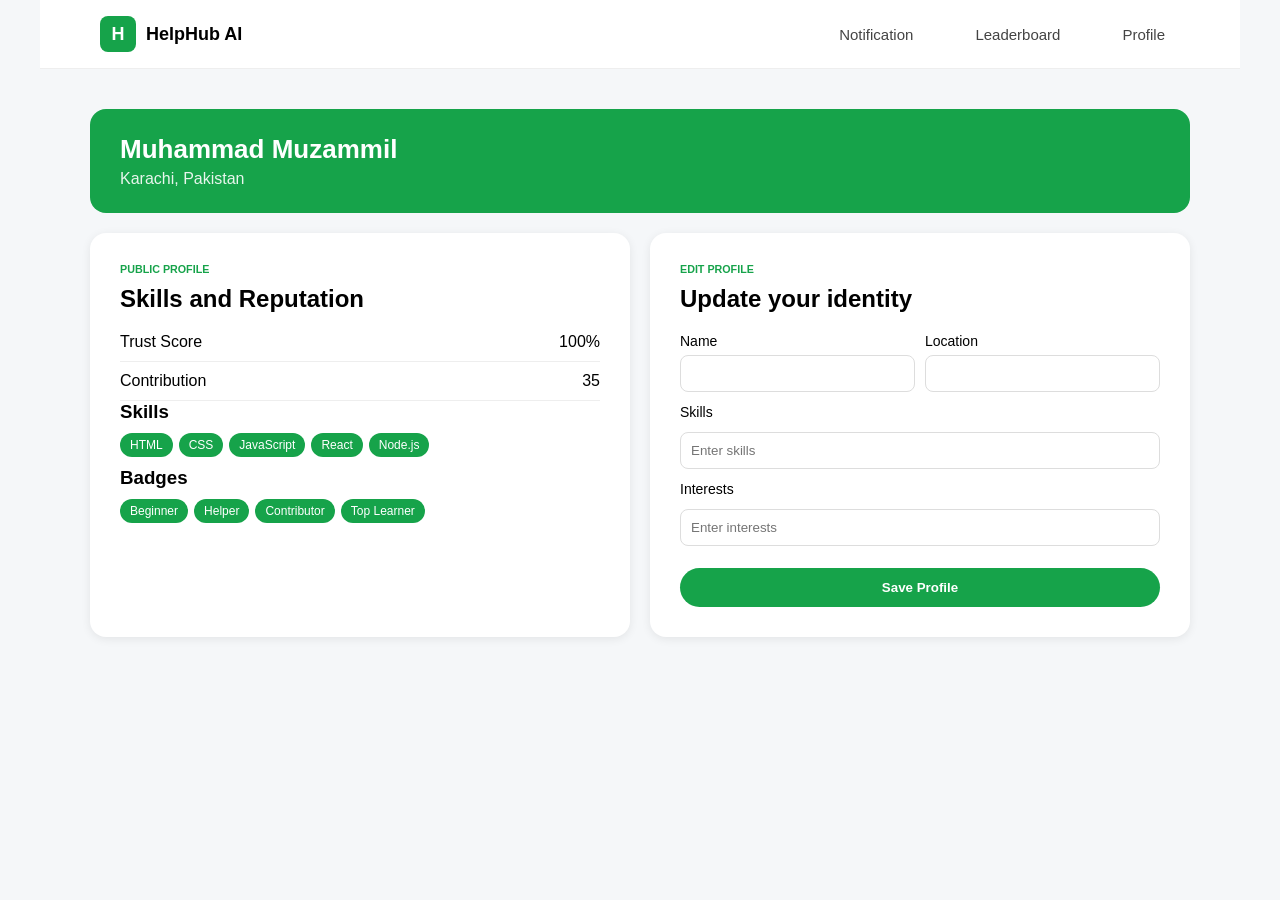
<file: pages/profile.html>
<!DOCTYPE html>
<html lang="en">
<head>
    <meta charset="UTF-8">
    <meta name="viewport" content="width=device-width, initial-scale=1.0">
    <title>Profile</title>
    <link rel="stylesheet" href="../style/style.css">
</head>
<body>
    <header class="navbar">

  <div class="logo">
    <div class="logo-icon">H</div>
    <span>HelpHub AI</span>
  </div>

  <nav class="nav-links">
    <a href="./notification.html">Notification</a>
    <a href="./leaderbord.html">Leaderboard</a>
    <a href="./profile.html">Profile</a>
  </nav>

</header>
<section class="profile-section">
<div class="profile-top-card">

  <h2>Muhammad Muzammil</h2>
  <p>Karachi, Pakistan</p>

</div>
  <div class="profile-container">
    

    <!-- LEFT BOX -->
    <div class="profile-left">

      <h6>PUBLIC PROFILE</h6>

      <h2>Skills and Reputation</h2>

      <div class="row-line">
        <span>Trust Score</span>
        <span>100%</span>
      </div>

      <div class="row-line">
        <span>Contribution</span>
        <span>35</span>
      </div>

      <h3>Skills</h3>

      <div class="tags">
        <span>HTML</span>
        <span>CSS</span>
        <span>JavaScript</span>
        <span>React</span>
        <span>Node.js</span>
      </div>

      <h3>Badges</h3>

      <div class="tags">
        <span>Beginner</span>
        <span>Helper</span>
        <span>Contributor</span>
        <span>Top Learner</span>
      </div>

    </div>

    <!-- RIGHT BOX -->
    <div class="profile-right">

      <h6>EDIT PROFILE</h6>

      <h2>Update your identity</h2>

      <form>

        <div class="row">
          <div>
            <label>Name</label>
            <input type="text">
          </div>

          <div>
            <label>Location</label>
            <input type="text">
          </div>
        </div>

        <label>Skills</label>
        <input type="text" placeholder="Enter skills">

        <label>Interests</label>
        <input type="text" placeholder="Enter interests">

        <button type="submit">Save Profile</button>

      </form>

    </div>

  </div>

</section>
</body>
</html>
</file>
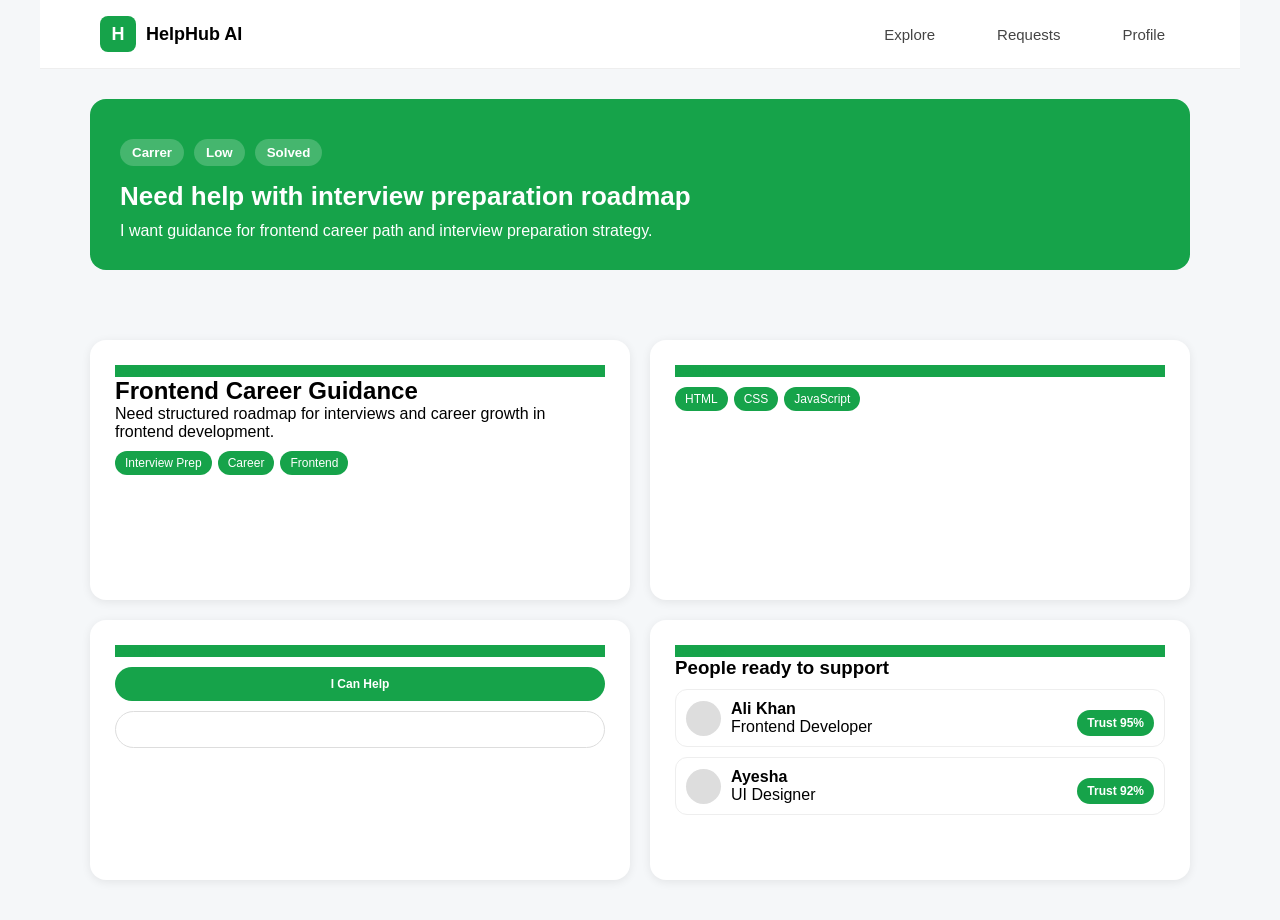
<file: pages/requestDeatil.html>
<!DOCTYPE html>
<html lang="en">
<head>
    <meta charset="UTF-8">
    <meta name="viewport" content="width=device-width, initial-scale=1.0">
    <title>Request Detail</title>
    <link rel="stylesheet" href="../style/style.css">
</head>
<body>
    <header class="navbar">

  <div class="logo">
    <div class="logo-icon">H</div>
    <span>HelpHub AI</span>
  </div>

  <nav class="nav-links">
    <a href="./explore.html">Explore</a>
    <a href="./requestDeatil.html">Requests</a>
    <a href="./profile.html">Profile</a>
  </nav>

</header>


<section class="detail-top">

  <div class="status-tags">
    <button>Carrer</button>
    <button>Low</button>
    <button>Solved</button>
  </div>

  <h2>Need help with interview preparation roadmap</h2>

  <p>
    I want guidance for frontend career path and interview preparation strategy.
  </p>

</section>
<section class="detail-section">

  <div class="detail-grid">

    <!-- LEFT TOP -->
    <div class="box tall">

      <h6 class="green">REQUEST INFO</h6>

      <h2>Frontend Career Guidance</h2>

      <p>
        Need structured roadmap for interviews and career growth in frontend development.
      </p>

      <div class="tags">
        <span>Interview Prep</span>
        <span>Career</span>
        <span>Frontend</span>
      </div>

    </div>

    <!-- RIGHT TOP -->
    <div class="box short">

      <h6 class="green">REQUEST</h6>

      <div class="tags">
        <span>HTML</span>
        <span>CSS</span>
        <span>JavaScript</span>
      </div>

    </div>

    <!-- LEFT BOTTOM -->
    <div class="box short">

      <h6 class="green">ACTION</h6>

      <button class="green-btn">I Can Help</button>
      <button class="white-btn">Mark as Solved</button>

    </div>

    <!-- RIGHT BOTTOM -->
    <div class="box tall">

      <h6 class="green">HELPERS</h6>

      <h3>People ready to support</h3>

      <!-- helper 1 -->
      <div class="helper-card">

        <div class="left">
          <div class="avatar"></div>
          <div>
            <h4>Ali Khan</h4>
            <p>Frontend Developer</p>
          </div>
        </div>

        <button>Trust 95%</button>

      </div>

      <!-- helper 2 -->
      <div class="helper-card">

        <div class="left">
          <div class="avatar"></div>
          <div>
            <h4>Ayesha</h4>
            <p>UI Designer</p>
          </div>
        </div>

        <button>Trust 92%</button>

      </div>

    </div>

  </div>

</section>
    
</body>
</html>
</file>
<file: style/style.css>
/* ----- EXACT ORIGINAL STYLES (unchanged) ----- */
* {
  margin: 0;
  padding: 0;
  box-sizing: border-box;
  font-family: Arial, Helvetica, sans-serif;
}

body {
  background: #f5f7f9;
}

/* NAVBAR */
.navbar {
  flex-wrap:wrap;
gap:10px;
  display: flex;
  align-items: center;
  justify-content: space-between;
  padding: 16px 60px;
  background: white;
  border-bottom: 1px solid #eee;
}

.navbar{
max-width:1200px;
margin:auto;
}

/* LEFT SECTION */
.logo {
  display: flex;
  align-items: center;
  gap: 10px;
  font-weight: 600;
  font-size: 18px;
}

/* H Icon */
.logo-icon {
  width: 36px;
  height: 36px;
  background: #16a34a;
  border-radius: 8px;
  display: flex;
  align-items: center;
  justify-content: center;
  color: white;
  font-weight: bold;
  font-size: 18px;
}

/* CENTER NAV */
.nav-links {
  display: flex;
  gap: 32px;
}

.nav-links a {
  text-decoration: none;
  color: #444;
  font-size: 15px;
  font-weight: 500;
  padding: 8px 14px;
  border-radius: 20px;
  border: 1px solid transparent;
  transition: all 0.3s ease;
}

.nav-links a:hover {
  color: #174a2a;
  border: 1px solid #98eeb8;
  background: #98eeb8;
}

/* RIGHT BUTTONS */
.nav-buttons {
  display: flex;
  gap: 12px;
}

.btn-outline {
  padding: 10px 16px;
  border: 1px solid #ddd;
  background: white;
  border-radius: 20px;
  cursor: pointer;
  font-size: 14px;
}


.btn-primary {
  padding: 10px 16px;
  border: none;
  background: #16a34a;
  color: white;
  border-radius: 20px;
  cursor: pointer;
  font-size: 14px;
}

/* HERO Section */
.hero {
  display: flex;
  justify-content: center;
  padding: 80px 20px;
  background: #f6f9f7;
}

.hero-container {
  display: flex;
  gap: 30px;
  max-width: 1300px;
  width: 100%;
}

/* LEFT BOX */
.hero-left {
  background: white;
  padding: 40px;
  border-radius: 16px;
  flex: 1;
}

.hero-left h1 {
  font-size: 44px;
  margin-bottom: 15px;
}

.hero-left h6 {
  color: #16a34a;
}

.hero-left p {
  color: #555;
  margin-bottom: 20px;
}

.hero-buttons {
  display: flex;
  gap: 10px;
  margin-bottom: 30px;
}

/* STATS */
.stats {
  display: flex;
  gap: 20px;
}

.stat-box{
flex:1;
min-width:160px;
padding:20px;
border-radius:20px;
box-shadow: rgba(99, 99, 99, 0.2) 0px 2px 8px 0px;
}

.stat-label {
  color: #16a34a;
  font-weight: bold;
  font-size: 13px;
}

.stat-box h2 {
  font-size: 26px;
  margin: 5px 0;
  line-height: 60px;
}

/* RIGHT BOX */
.hero-right {
  background: #0f3d2e;
  color: white;
  padding: 40px;
  border-radius: 16px;
  flex: 1;
  position: relative;
}

/* Yellow Bubble */
.yellow-bubble {
  position: absolute;
  top: 15px;
  right: 20px;
  width: 70px;
  height: 70px;
  background: #efc51c;
  border-radius: 50%;
  box-shadow: 0 0 10px rgba(150, 123, 15, 0.7);
}

.hero-right h2 {
  font-size: 42px;
}

.hero-right p {
  margin: 15px 0 25px;
  color: #ebfaf3;
}

.insights {
  display: flex;
  flex-direction: column;
  gap: 15px;
}

.insight-box {
  background: whitesmoke;
  color: black;
  padding: 15px;
  border-radius: 10px;
}

.insight-box h4 {
  margin-bottom: 6px;
}

.insight-box p {
  color: black;
}

.coreflow {
  padding: 80px 20px;
  max-width: 1100px;
  margin: auto;
}

.small-heading {
  color: #16a34a;
  font-weight: bold;
  letter-spacing: 2px;
}

.coreflow-header {
  display: flex;
  justify-content: space-between;
  align-items: center;
  margin: 15px 0 30px;
}

.coreflow-header h1 {
  font-size: 32px;
  max-width: 600px;
}

.coreflow-btn {
  background: white;
  border: 1px solid #ddd;
  color: #0f3d2e;
  padding: 10px 16px;
  border-radius: 20px;
  cursor: pointer;
  font-weight: 500;
}

.coreflow-cards {
  display: flex;
  gap: 20px;
}

.core-card {
  flex: 1;
  background: white;
  padding: 20px;
  height: 200px;
  border-radius: 12px;
  box-shadow: 0 2px 8px rgba(0, 0, 0, 0.08);
}

.core-card h3 {
  font-weight: bold;
  margin-bottom: 30px;
}

.core-card p {
  color: #7a7a7a;
}

.feature-section {
  padding: 80px 20px;
  max-width: 1100px;
  margin: auto;
}

.feature-top {
  display: flex;
  justify-content: space-between;
  align-items: center;
  margin: 20px 0 30px;
}

.feature-top h1 {
  font-size: 30px;
  max-width: 600px;
}

.feature-cards {
  display: flex;
  gap: 20px;
}

.feature-card {
  flex: 1;
  background: white;
  padding: 20px;
  border-radius: 14px;
  height: 350px;
  box-shadow: 0 2px 10px rgba(0, 0, 0, 0.08);
  display: flex;
  flex-direction: column;
  gap: 10px;
}

.btn-row {
  display: flex;
  gap: 8px;
}

.green-btn {
  color: #174a2a;
  border: 1px solid #b0e7c4;
  background: #c7ffdc;
  padding: 5px 10px;
  border-radius: 20px;
  font-size: 12px;
}

.red-btn {
  background: #f49c9c;
  color: rgb(87, 6, 6);
  border: none;
  padding: 5px 10px;
  border-radius: 20px;
  font-size: 12px;
}

.name {
  font-weight: bold;
  margin-top: 10px;
}

.bottom-row {
  display: flex;
  justify-content: space-between;
  align-items: center;
  margin-top: 10px;
}

.detail-btn {
  background: white;
  border: 1px solid #ddd;
  padding: 8px 12px;
  border-radius: 20px;
  color: #0f3d2e;
  cursor: pointer;
}

.address {
  color: #7a7a7a;
}

.feature-card p {
  color: #7a7a7a;
}

.footer {
  text-align: center;
  padding: 20px;
  margin-top: 40px;
  border-top: 1px solid #eee;
}

.footer p {
  color: #6b7280;
  font-size: 14px;
}

/* ----- ENHANCED RESPONSIVE STYLES (100% responsive across all devices) ----- */

/* Large Desktop Optimization */
@media (max-width: 1200px) {
  .hero-container,
  .coreflow,
  .feature-section {
    max-width: 95%;
  }
}

/* Tablet Landscape & Small Desktop */
@media (max-width: 1024px) {
  .hero-container {
    flex-direction: column;
  }

  .hero-left,
  .hero-right {
    width: 100%;
  }

  .stats {
    flex-wrap: wrap;
  }

  .stat-box {
    flex: 1 1 30%;
  }

  .coreflow-cards,
  .feature-cards {
    flex-wrap: wrap;
  }

  .core-card,
  .feature-card {
    flex: 1 1 calc(50% - 20px);
    min-width: 250px;
  }
}

/* Navbar Responsive - Tablet & Mobile */
@media (max-width: 900px) {
  .navbar {
    flex-direction: column;
    align-items: flex-start;
    gap: 15px;
    padding: 16px 20px;
  }

  .nav-links {
    display: none;
  }

  .nav-buttons {
    width: 100%;
    display: flex;
    flex-direction: column;
    gap: 10px;
  }

  .nav-buttons button {
    width: 100%;
  }

  .coreflow-header,
  .feature-top {
    flex-direction: column;
    align-items: flex-start;
    gap: 15px;
  }
}

/* Tablet Portrait */
@media (max-width: 850px) {
  .hero {
    padding: 50px 16px;
  }

  .hero-left,
  .hero-right {
    padding: 30px;
  }

  .hero-left h1 {
    font-size: 36px;
  }

  .hero-right h2 {
    font-size: 32px;
  }

  .stats {
    gap: 15px;
  }

  .stat-box {
    padding: 15px;
  }

  .stat-box h2 {
    font-size: 22px;
    line-height: 40px;
  }

  .core-card,
  .feature-card {
    flex: 1 1 100%;
  }
}

/* Standard Mobile */
@media (max-width: 768px) {
  .hero {
    padding: 40px 15px;
  }

  .hero-left,
  .hero-right {
    padding: 25px;
  }

  .hero-left h1 {
    font-size: 28px;
  }

  .hero-right h2 {
    font-size: 24px;
  }

  .hero-buttons {
    flex-direction: column;
  }

  .hero-buttons button {
    width: 100%;
  }

  .stats {
    flex-direction: column;
    gap: 15px;
  }

  .stat-box {
    width: 100%;
    border-left: 3px solid #16a34a;
  }

  .insights {
    gap: 12px;
  }

  .insight-box {
    padding: 12px;
  }

  .yellow-bubble {
    width: 50px;
    height: 50px;
    top: 10px;
    right: 15px;
  }

  .coreflow-header h1,
  .feature-top h1 {
    font-size: 28px;
  }

  .core-card {
    height: auto;
    min-height: 180px;
  }

  .feature-card {
    height: auto;
    min-height: 320px;
  }
}

/* Small Mobile */
@media (max-width: 480px) {
  .navbar {
    padding: 12px 16px;
  }

  .logo {
    font-size: 16px;
  }

  .logo-icon {
    width: 30px;
    height: 30px;
    font-size: 16px;
  }

  .hero {
    padding: 30px 12px;
  }

  .hero-left,
  .hero-right {
    padding: 20px;
  }

  .hero-left h1 {
    font-size: 24px;
  }

  .hero-left h6 {
    font-size: 11px;
  }

  .hero-right h2 {
    font-size: 20px;
  }

  .hero-right h6 {
    font-size: 11px;
  }

  .hero-left p,
  .hero-right p {
    font-size: 14px;
  }

  .btn-outline,
  .btn-primary,
  .coreflow-btn,
  .detail-btn {
    padding: 8px 14px;
    font-size: 13px;
  }

  .stat-label {
    font-size: 11px;
  }

  .stat-box h2 {
    font-size: 20px;
    line-height: 32px;
  }

  .stat-box p {
    font-size: 12px;
  }

  .insight-box h4 {
    font-size: 14px;
  }

  .insight-box p {
    font-size: 12px;
  }

  .yellow-bubble {
    width: 40px;
    height: 40px;
    top: 8px;
    right: 12px;
  }

  .coreflow,
  .feature-section {
    padding: 50px 16px;
  }

  .coreflow-header h1,
  .feature-top h1 {
    font-size: 24px;
  }

  .small-heading {
    font-size: 12px;
  }

  .core-card h3 {
    font-size: 18px;
    margin-bottom: 15px;
  }

  .core-card p,
  .feature-card p {
    font-size: 13px;
  }

  .btn-row {
    flex-wrap: wrap;
  }

  .bottom-row {
    flex-direction: column;
    gap: 10px;
    align-items: flex-start;
  }

  .footer {
    padding: 15px;
    font-size: 12px;
  }
}

/* Extra Small Devices */
@media (max-width: 360px) {
  .hero-left h1 {
    font-size: 22px;
  }

  .hero-right h2 {
    font-size: 18px;
  }

  .stat-box {
    padding: 12px;
  }

  .insight-box {
    padding: 10px;
  }

  .coreflow-header h1,
  .feature-top h1 {
    font-size: 20px;
  }

  .feature-card {
    padding: 15px;
  }
}

/* Preserving all original styles and interactions */
.btn-outline:hover {
  background: #f0f0f0;
  border-color: #bbb;
}

.btn-primary:hover {
  background: #0f7a3a;
}

.coreflow-btn:hover,
.detail-btn:hover {
  background: #f0f0f0;
  border-color: #bbb;
  transition: all 0.2s ease;
}

.insight-box:hover {
  transform: translateY(-2px);
  transition: 0.2s;
}

.stat-box:hover {
  transform: translateY(-3px);
  transition: 0.2s;
}

.core-card:hover,
.feature-card:hover {
  transform: translateY(-4px);
  transition: all 0.3s ease;
  box-shadow: 0 8px 20px rgba(0, 0, 0, 0.12);
}

/* Ensure images and content never overflow */
img,
video,
iframe {
  max-width: 100%;
  height: auto;
}

/* Smooth responsive behavior for all elements */
* {
  max-width: 100%;
}

/* Touch-friendly button sizing for mobile */
@media (max-width: 768px) {
  button,
  .btn-outline,
  .btn-primary,
  .coreflow-btn,
  .detail-btn,
  .green-btn,
  .red-btn {
    cursor: pointer;
    min-height: 44px;
  }
}

/* SECTION */

.auth-section{
display:flex;
justify-content:center;
padding:25px 20px;
background:#f6f9f7;
}

/* CONTAINER */

.auth-container{
display:flex;
gap:30px;
max-width:1100px;
width:100%;
}

/* LEFT BOX */

.auth-left{
flex:1;
background:#16a34a;
color:white;
padding:40px;
border-radius:16px;
}

.auth-left h6{
opacity:0.9;
}

.auth-left h1{
font-size:34px;
margin:15px 0;
}

.auth-left p{
opacity:0.9;
line-height:1.6;
margin-bottom:20px;
}

.auth-left ul{
padding-left:20px;
}

.auth-left li{
margin-bottom:10px;
}

/* RIGHT BOX */

.auth-right{
flex:1;
background:white;
padding:40px;
border-radius:16px;
box-shadow:0 2px 10px rgba(0,0,0,0.08);
}

.auth-title{
color:#16a34a;
font-weight:bold;
}

.auth-right h2{
margin:10px 0 20px;
}

/* FORM */

form{
display:flex;
flex-direction:column;
gap:12px;
}

label{
font-size:14px;
font-weight:500;
}

input, select{
width:100%;
padding:10px;
border:1px solid #ddd;
border-radius:8px;
outline:none;
}

/* ROW */

.row{
display:flex;
gap:10px;
}

.row div{
flex:1;
display:flex;
flex-direction:column;
gap:6px;
}

/* BUTTON */

button{
background:#16a34a;
color:white;
border:none;
padding:12px;
border-radius:20px;
cursor:pointer;
font-weight:bold;
margin-top:10px;
transition:0.3s;
}

button:hover{
background:#138a3a;
}
@media (max-width:900px){

.auth-container{
flex-direction:column;
}

.row{
flex-direction:column;
}

.auth-left,
.auth-right{
width:100%;
}

.auth-left h1{
font-size:24px;
}

}

/* SECTION */

.auth-section{
display:flex;
justify-content:center;
padding:25px 20px;
background:#f6f9f7;
}

/* CONTAINER */

.auth-container{
display:flex;
gap:30px;
max-width:1100px;
width:100%;
}

/* LEFT BOX */

.auth-left{
flex:1;
background:#16a34a;
color:white;
padding:40px;
border-radius:16px;
}

.auth-left h6{
opacity:0.9;
}

.auth-left h1{
font-size:34px;
margin:15px 0;
}

.auth-left p{
opacity:0.9;
line-height:1.6;
margin-bottom:20px;
}

.auth-left ul{
padding-left:20px;
}

.auth-left li{
margin-bottom:10px;
}

/* RIGHT BOX */

.auth-right{
flex:1;
background:white;
padding:40px;
border-radius:16px;
box-shadow:0 2px 10px rgba(0,0,0,0.08);
}

.auth-title{
color:#16a34a;
font-weight:bold;
}

.auth-right h2{
margin:10px 0 20px;
}

/* FORM */

form{
display:flex;
flex-direction:column;
gap:12px;
}

label{
font-size:14px;
font-weight:500;
}

input, select{
width:100%;
padding:10px;
border:1px solid #ddd;
border-radius:8px;
outline:none;
}

/* ROW */

.row{
display:flex;
gap:10px;
}

.row div{
flex:1;
display:flex;
flex-direction:column;
gap:6px;
}

/* BUTTON */

button{
background:#16a34a;
color:white;
border:none;
padding:12px;
border-radius:20px;
cursor:pointer;
font-weight:bold;
margin-top:10px;
transition:0.3s;
}

button:hover{
background:#138a3a;
}












/* HEADER CARD */

.profile-header{
background:#16a34a;
color:white;
padding:40px;
margin:30px auto;
max-width:1100px;
border-radius:16px;
}

.profile-header h1{
font-weight:bold;
margin:10px 0;
}

.profile-header p{
opacity:0.9;
}

/* MAIN SECTION */

.profile-section{
padding:40px 20px;
}

.profile-container{
display:flex;
gap:20px;
max-width:1100px;
margin:auto;
}

/* LEFT BOX */

.profile-left{
flex:1;
background:white;
padding:30px;
border-radius:16px;
box-shadow:0 2px 10px rgba(0,0,0,0.08);
}

.profile-left h6{
color:#16a34a;
font-weight:bold;
}

.profile-left h2{
margin:10px 0;
}

.row-line{
display:flex;
justify-content:space-between;
padding:10px 0;
border-bottom:1px solid #eee;
}

.tags{
display:flex;
flex-wrap:wrap;
gap:8px;
margin:10px 0 20px;
}

.tags span{
background:#16a34a;
color:white;
padding:5px 10px;
border-radius:20px;
font-size:12px;
}

/* RIGHT BOX */

.profile-right{
flex:1;
background:white;
padding:30px;
border-radius:16px;
box-shadow:0 2px 10px rgba(0,0,0,0.08);
}

.profile-right h6{
color:#16a34a;
font-weight:bold;
}

.profile-right h2{
margin:10px 0 20px;
}

form{
display:flex;
flex-direction:column;
gap:12px;
}

label{
font-size:14px;
font-weight:500;
}

input{
padding:10px;
border:1px solid #ddd;
border-radius:8px;
}

.row{
display:flex;
gap:10px;
}

.row div{
flex:1;
display:flex;
flex-direction:column;
gap:6px;
}

/* BUTTON */

button{
background:#16a34a;
color:white;
border:none;
padding:12px;
border-radius:20px;
cursor:pointer;
font-weight:bold;
margin-top:10px;
}
.profile-top-card{
max-width:1100px;
margin:auto;
background:#16a34a;
color:white;

padding:25px 30px;
border-radius:16px;

margin-bottom:20px;
}

.profile-top-card h2{
font-size:26px;
font-weight:bold;
margin-bottom:5px;
}

.profile-top-card p{
opacity:0.9;
}
@media (max-width:900px){

.profile-container{
flex-direction:column;
}

.row{
flex-direction:column;
}

.profile-header{
text-align:left;
}

}
@media (max-width:900px){

.profile-top-card{
text-align:left;
padding:20px;
}

.profile-top-card h2{
font-size:20px;
}

}











/* SECTION */

.message-section{
padding:40px 20px;
background:#f6f9f7;
}

.message-container{
display:flex;
gap:20px;
max-width:1100px;
margin:auto;
}

/* LEFT BOX */

.msg-left{
flex:1;
background:white;
padding:30px;
border-radius:16px;
box-shadow:0 2px 10px rgba(0,0,0,0.08);
}

.msg-left h6{
color:#16a34a;
font-weight:bold;
}

.msg-left h2{
margin:10px 0 20px;
}

/* MESSAGE CARD */

.msg-card{
display:flex;
justify-content:space-between;
align-items:center;

background:white;
border:1px solid #eee;
padding:15px;
border-radius:12px;

margin-bottom:15px;
}

.msg-content h3{
font-size:16px;
font-weight:bold;
margin-bottom:5px;
}

.msg-content p{
font-size:13px;
color:#666;
}

.msg-time{
background:#16a34a;
color:white;
padding:6px 10px;
border-radius:20px;
font-size:12px;
}

/* RIGHT BOX */

.msg-right{
flex:1;
background:white;
padding:30px;
border-radius:16px;
box-shadow:0 2px 10px rgba(0,0,0,0.08);
}

.msg-right h6{
color:#16a34a;
font-weight:bold;
}

.msg-right h2{
margin:10px 0 20px;
}

/* FORM */

form{
display:flex;
flex-direction:column;
gap:12px;
}

label{
font-size:14px;
font-weight:500;
}

input, textarea{
width:100%;
padding:10px;
border:1px solid #ddd;
border-radius:8px;
outline:none;
}

button{
background:#16a34a;
color:white;
border:none;
padding:12px;
border-radius:20px;
cursor:pointer;
font-weight:bold;
}






/* SECTION */

.request-section{
padding:60px 20px;
background:#f6f9f7;
}

.request-container{
display:flex;
gap:20px;
max-width:1100px;
margin:auto;
}

/* LEFT BOX */

.request-left{
flex:1;
background:white;
padding:30px;
border-radius:16px;
box-shadow:0 2px 10px rgba(0,0,0,0.08);
}

.request-left h2{
margin-bottom:20px;
}

form{
display:flex;
flex-direction:column;
gap:12px;
}

label{
font-weight:500;
font-size:14px;
}

input, textarea, select{
padding:10px;
border:1px solid #ddd;
border-radius:8px;
width:100%;
}

/* ROW */

.row{
display:flex;
gap:10px;
}

.row div{
flex:1;
display:flex;
flex-direction:column;
gap:6px;
}

/* BUTTONS */

.btn-row{
display:flex;
gap:10px;
margin-top:10px;
}

.btn-outline{
flex:1;
background:white;
border:1px solid #ddd;
padding:10px;
border-radius:20px;
cursor:pointer;
color:black;
}

.btn-primary{
flex:1;
background:#16a34a;
border:none;
padding:10px;
border-radius:20px;
cursor:pointer;
color:white;
font-weight:bold;
}

/* RIGHT BOX */

.request-right{
flex:1;
background:white;
padding:30px;
border-radius:16px;
box-shadow:0 2px 10px rgba(0,0,0,0.08);
}

.request-right h6{
color:#16a34a;
font-weight:bold;
}

.request-right h2{
margin:10px 0 20px;
}

/* AI ROWS */

.ai-row{
display:flex;
justify-content:space-between;
padding:12px 0;
border-bottom:1px solid #eee;
font-size:14px;
}

@media (max-width:900px){

.request-container{
flex-direction:column;
}

.row{
flex-direction:column;
}

.btn-row{
flex-direction:column;
}

}



.request-top-card{
max-width:1100px;
margin:auto;
background:#16a34a;
color:white;

padding:25px 30px;
border-radius:16px;

margin-bottom:20px;
}

.request-top-card h2{
font-size:26px;
font-weight:bold;
margin-bottom:5px;
}

.request-top-card p{
opacity:0.9;
font-size:14px;
}

@media (max-width:900px){

.request-top-card{
padding:20px;
text-align:left;
}

.request-top-card h2{
font-size:20px;
}

}







/* TOP GREEN CARD */

.detail-top{
background:#16a34a;
color:white;
padding:30px;
margin:30px auto;
max-width:1100px;
border-radius:16px;
}

.status-tags{
display:flex;
gap:10px;
margin-bottom:15px;
}

.status-tags button{
background:rgba(255,255,255,0.2);
border:none;
color:white;
padding:6px 12px;
border-radius:20px;
}

.detail-top h2{
font-size:26px;
margin-bottom:10px;
}

/* GRID */

.detail-section{
padding:40px 20px;
}

.detail-grid{
display:grid;
grid-template-columns:1fr 1fr;
grid-template-rows:auto auto;
gap:20px;
max-width:1100px;
margin:auto;
}

/* BOX */

.box{
background:white;
padding:20px;
border-radius:16px;
box-shadow:0 2px 10px rgba(0,0,0,0.08);
}

.tall{
min-height:260px;
}

.short{
min-height:160px;
}

.green{
color:#16a34a;
font-weight:bold;
}

/* TAGS */

.tags{
display:flex;
gap:8px;
flex-wrap:wrap;
margin-top:10px;
}

.tags span{
background:#16a34a;
color:white;
padding:5px 10px;
border-radius:20px;
font-size:12px;
}

/* ACTION BUTTONS */

.green-btn{
background:#16a34a;
color:white;
border:none;
padding:10px;
width:100%;
border-radius:20px;
margin-top:10px;
}

.white-btn{
background:white;
border:1px solid #ddd;
padding:10px;
width:100%;
border-radius:20px;
margin-top:10px;
}

/* HELPERS */

.helper-card{
display:flex;
justify-content:space-between;
align-items:center;
padding:10px;
border:1px solid #eee;
border-radius:12px;
margin-top:10px;
}

.helper-card .left{
display:flex;
align-items:center;
gap:10px;
}

.avatar{
width:35px;
height:35px;
background:#ddd;
border-radius:50%;
}

/* BUTTON */

.helper-card button{
background:#16a34a;
color:white;
border:none;
padding:6px 10px;
border-radius:20px;
font-size:12px;
}

@media (max-width:900px){

.detail-grid{
grid-template-columns:1fr;
grid-template-rows:auto;
}

}






/* TOP GREEN BOX */

.leaderboard-top{
background:#16a34a;
color:white;
padding:30px;
margin:30px auto;
max-width:1100px;
border-radius:16px;
}

.leaderboard-top h6{
opacity:0.9;
}

.leaderboard-top h1{
margin:10px 0;
font-size:28px;
}

/* SECTION */

.leaderboard-section{
padding:40px 20px;
}

.leaderboard-container{
display:flex;
gap:20px;
max-width:1100px;
margin:auto;
}

/* BOX */

.box{
flex:1;
background:white;
padding:25px;
border-radius:16px;
box-shadow:0 2px 10px rgba(0,0,0,0.08);
}

.green{
color:#16a34a;
font-weight:bold;
}

/* USER CARD */

.user-card{
display:flex;
justify-content:space-between;
align-items:center;

padding:15px;
border:1px solid #eee;
border-radius:12px;
margin-top:15px;
}

.user-card .left{
display:flex;
align-items:center;
gap:10px;
}

.avatar{
width:35px;
height:35px;
border-radius:50%;
display:flex;
align-items:center;
justify-content:center;
color:white;
font-weight:bold;
}

.a1{background:#16a34a;}
.a2{background:#2563eb;}
.a3{background:#f97316;}

.right h3{
color:#16a34a;
}

/* BADGE USERS */

.badge-user{
margin-top:15px;
padding:10px;
border-bottom:1px solid #eee;
}

.bar{
height:6px;
background:linear-gradient(90deg,#16a34a,#4ade80);
border-radius:10px;
margin-top:8px;
}

@media (max-width:900px){

.leaderboard-container{
flex-direction:column;
}

}






/* TOP GREEN BOX */

.notif-top{
background:#16a34a;
color:white;
padding:30px;
margin:30px auto;
max-width:1100px;
border-radius:16px;
}

.notif-top h6{
opacity:0.9;
}

.notif-top h1{
font-size:28px;
margin:10px 0;
}

/* SECTION */

.notif-section{
padding:40px 20px;
}

.notif-container{
max-width:1100px;
margin:auto;
background:white;
padding:25px;
border-radius:16px;
box-shadow:0 2px 10px rgba(0,0,0,0.08);
}

.green{
color:#16a34a;
font-weight:bold;
}

.notif-container h2{
margin:10px 0 20px;
}

/* NOTIFICATION CARD */

.notif-card{
display:flex;
justify-content:space-between;
align-items:center;

padding:15px;
border:1px solid #eee;
border-radius:12px;
margin-bottom:15px;
}

.notif-card .left h4{
font-weight:bold;
color:#111;
}

.notif-card .left p{
font-size:12px;
color:#666;
margin-top:5px;
}

/* BUTTON */

.notif-card button{
background:white;
border:1px solid #ddd;
padding:6px 12px;
border-radius:20px;
cursor:pointer;
color:black;
}

@media (max-width:900px){

.notif-top{
text-align:left;
}

.notif-card{
flex-direction:column;
align-items:flex-start;
gap:10px;
}

}





/* TOP GREEN */

.feed-top{
background:#16a34a;
color:white;
padding:30px;
margin:30px auto;
max-width:1100px;
border-radius:16px;
}

.feed-top h1{
margin:10px 0;
}

/* SECTION */

.feed-section{
padding:40px 20px;
}

.feed-container{
display:flex;
gap:20px;
max-width:1100px;
margin:auto;
}

/* FILTER BOX */

.filter-box{
flex:1;
background:white;
padding:25px;
border-radius:16px;
box-shadow:0 2px 10px rgba(0,0,0,0.08);
display:flex;
flex-direction:column;
gap:10px;
}

.filter-box h2{
margin-bottom:10px;
}

.filter-box label{
font-weight:500;
}

.filter-box input,
.filter-box select{
padding:10px;
border:1px solid #ddd;
border-radius:8px;
}

/* FEED BOX */

.feed-box{
flex:2;
display:flex;
flex-direction:column;
gap:20px;
}

/* CARD */

.feed-card{
background:white;
padding:20px;
border-radius:16px;
box-shadow:0 2px 10px rgba(0,0,0,0.08);
}

.tags{
display:flex;
gap:8px;
margin-bottom:10px;
flex-wrap:wrap;
}

.tags span{
padding:5px 10px;
border-radius:20px;
font-size:12px;
color:white;
}

.green{background:#16a34a;}
.red{background:#ef4444;}

.feed-card h3{
font-weight:bold;
margin-bottom:10px;
}

.skills{
display:flex;
gap:8px;
flex-wrap:wrap;
margin:10px 0;
}

.skills span{
background:#16a34a;
color:white;
padding:5px 10px;
border-radius:20px;
font-size:12px;
}

/* BOTTOM */

.bottom{
display:flex;
justify-content:space-between;
font-size:13px;
color:#555;
margin-top:10px;
}



@media (max-width:900px){

.feed-container{
flex-direction:column;
}

.bottom{
flex-direction:column;
gap:5px;
}

}

/* =========================
   HERO GREEN SECTION
========================= */

.hero-green {
  background: #1abc6d;
  color: white;
  padding: 40px;
  border-radius: 10px;
  margin: 20px auto;
  max-width: 1100px;

  text-align: center;
  box-sizing: border-box;
}

/* =========================
   STATS CONTAINER
========================= */

.stats-container {
  display: flex;
  justify-content: center;
  align-items: stretch;
  gap: 20px;

  margin: 25px auto;
  max-width: 1100px;
  flex-wrap: wrap;
}

/* STAT BOX */
.stat-box {
  background: white;
  padding: 20px;
  border-radius: 10px;

  flex: 1;
  min-width: 250px;
  max-width: 320px;

  box-shadow: 0 2px 8px rgba(0, 0, 0, 0.08);

  text-align: center;
}

/* =========================
   SMALL HEADING
========================= */

.small-heading {
  color: #1abc6d;
  font-size: 12px;
  font-weight: 600;
  letter-spacing: 1px;
}

/* =========================
   AI BOX SECTION
========================= */

.ai-box {
  background: white;
  margin: 25px auto;
  padding: 25px;
  border-radius: 10px;

  max-width: 1100px;
  box-shadow: 0 2px 8px rgba(0, 0, 0, 0.08);

  text-align: center;
  box-sizing: border-box;
}

/* =========================
   REQUEST LIST
========================= */

.request-list {
  display: flex;
  flex-direction: column;
  gap: 15px;

  margin-top: 20px;
  align-items: center;
}

/* REQUEST CARD */
.request-card {
  width: 100%;
  max-width: 800px;

  border: 1px solid #eee;
  padding: 18px;
  border-radius: 8px;
  background: #fafafa;

  text-align: left;
}

/* =========================
   TAGS
========================= */

.tags {
  margin-top: 10px;
  display: flex;
  justify-content: flex-start;
  flex-wrap: wrap;
  gap: 6px;
}

.tag {
  background: #1abc6d;
  color: white;
  padding: 6px 12px;
  border-radius: 6px;
  font-size: 12px;
}

/* =========================
   RESPONSIVE FIX
========================= */

@media (max-width: 768px) {
  .stats-container {
    flex-direction: column;
    align-items: center;
  }

  .stat-box {
    width: 100%;
    max-width: 100%;
  }

  .request-card {
    width: 100%;
  }
}
</file>
